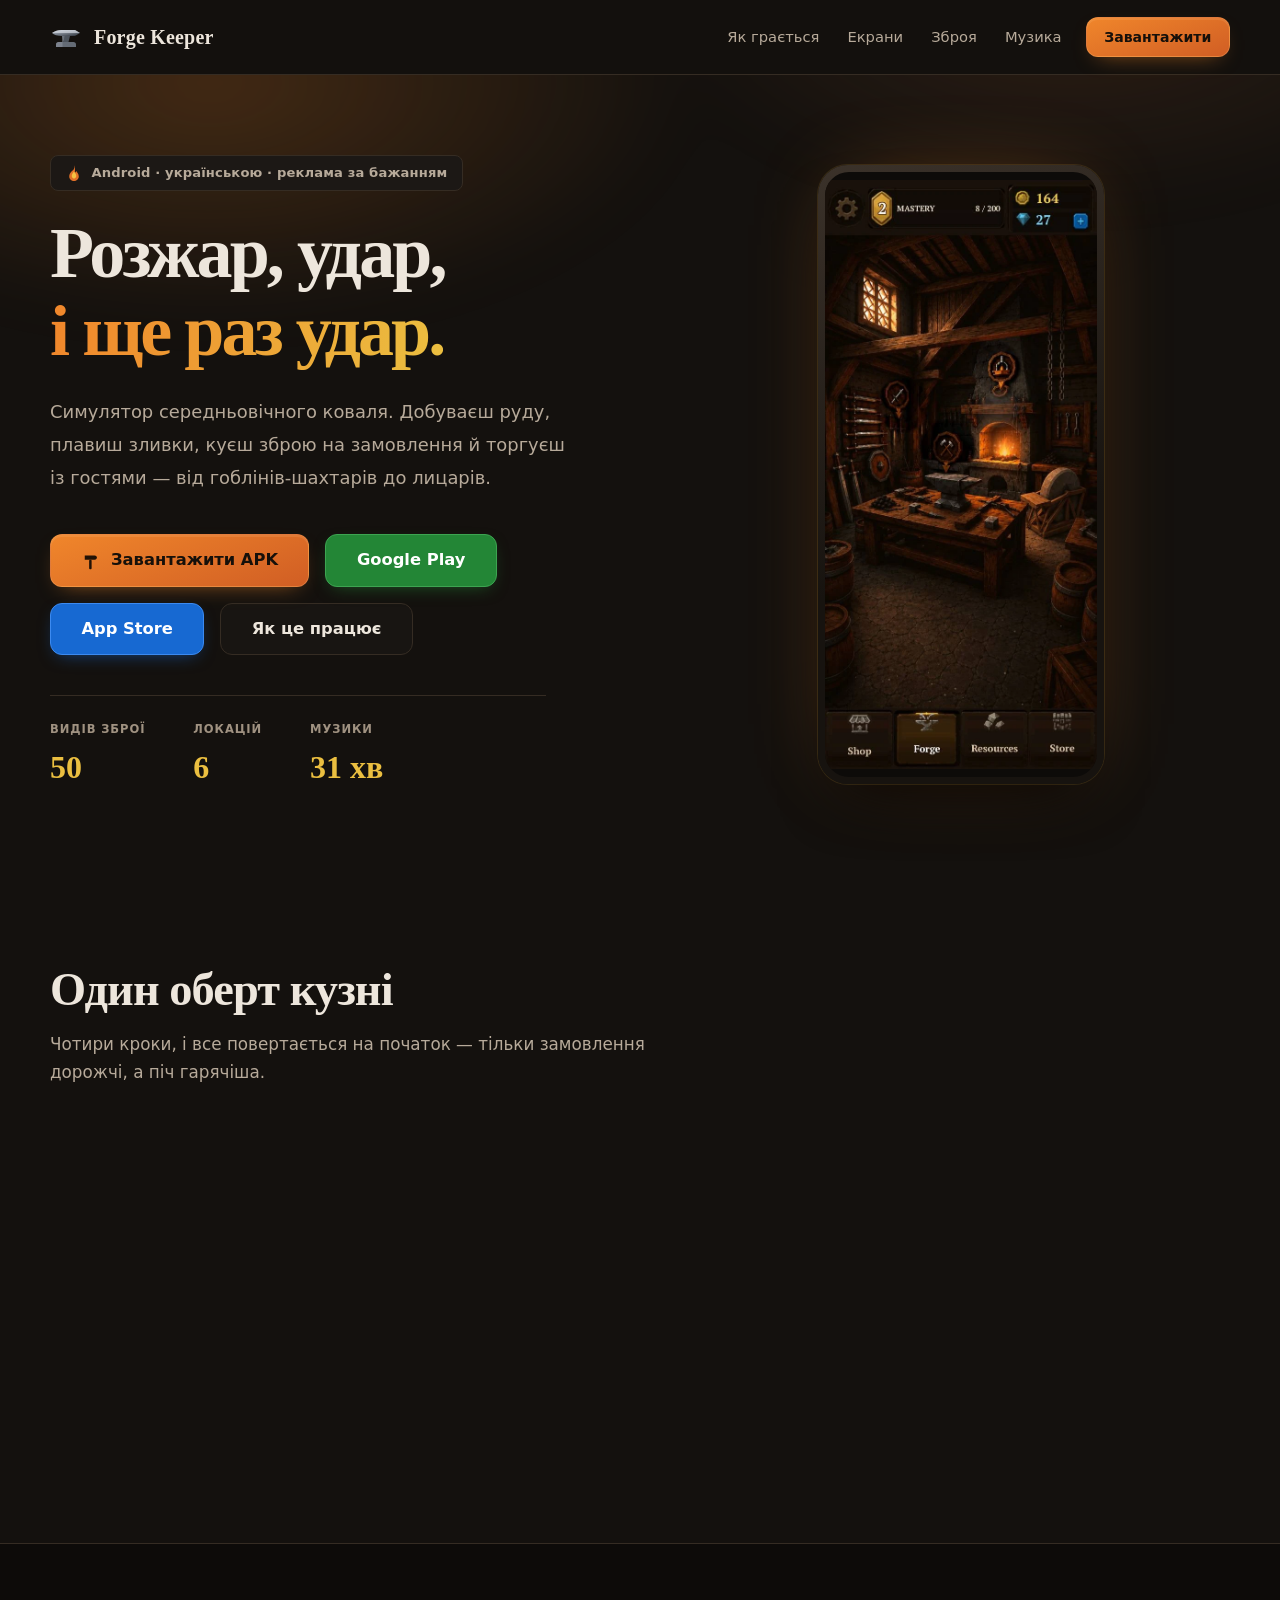
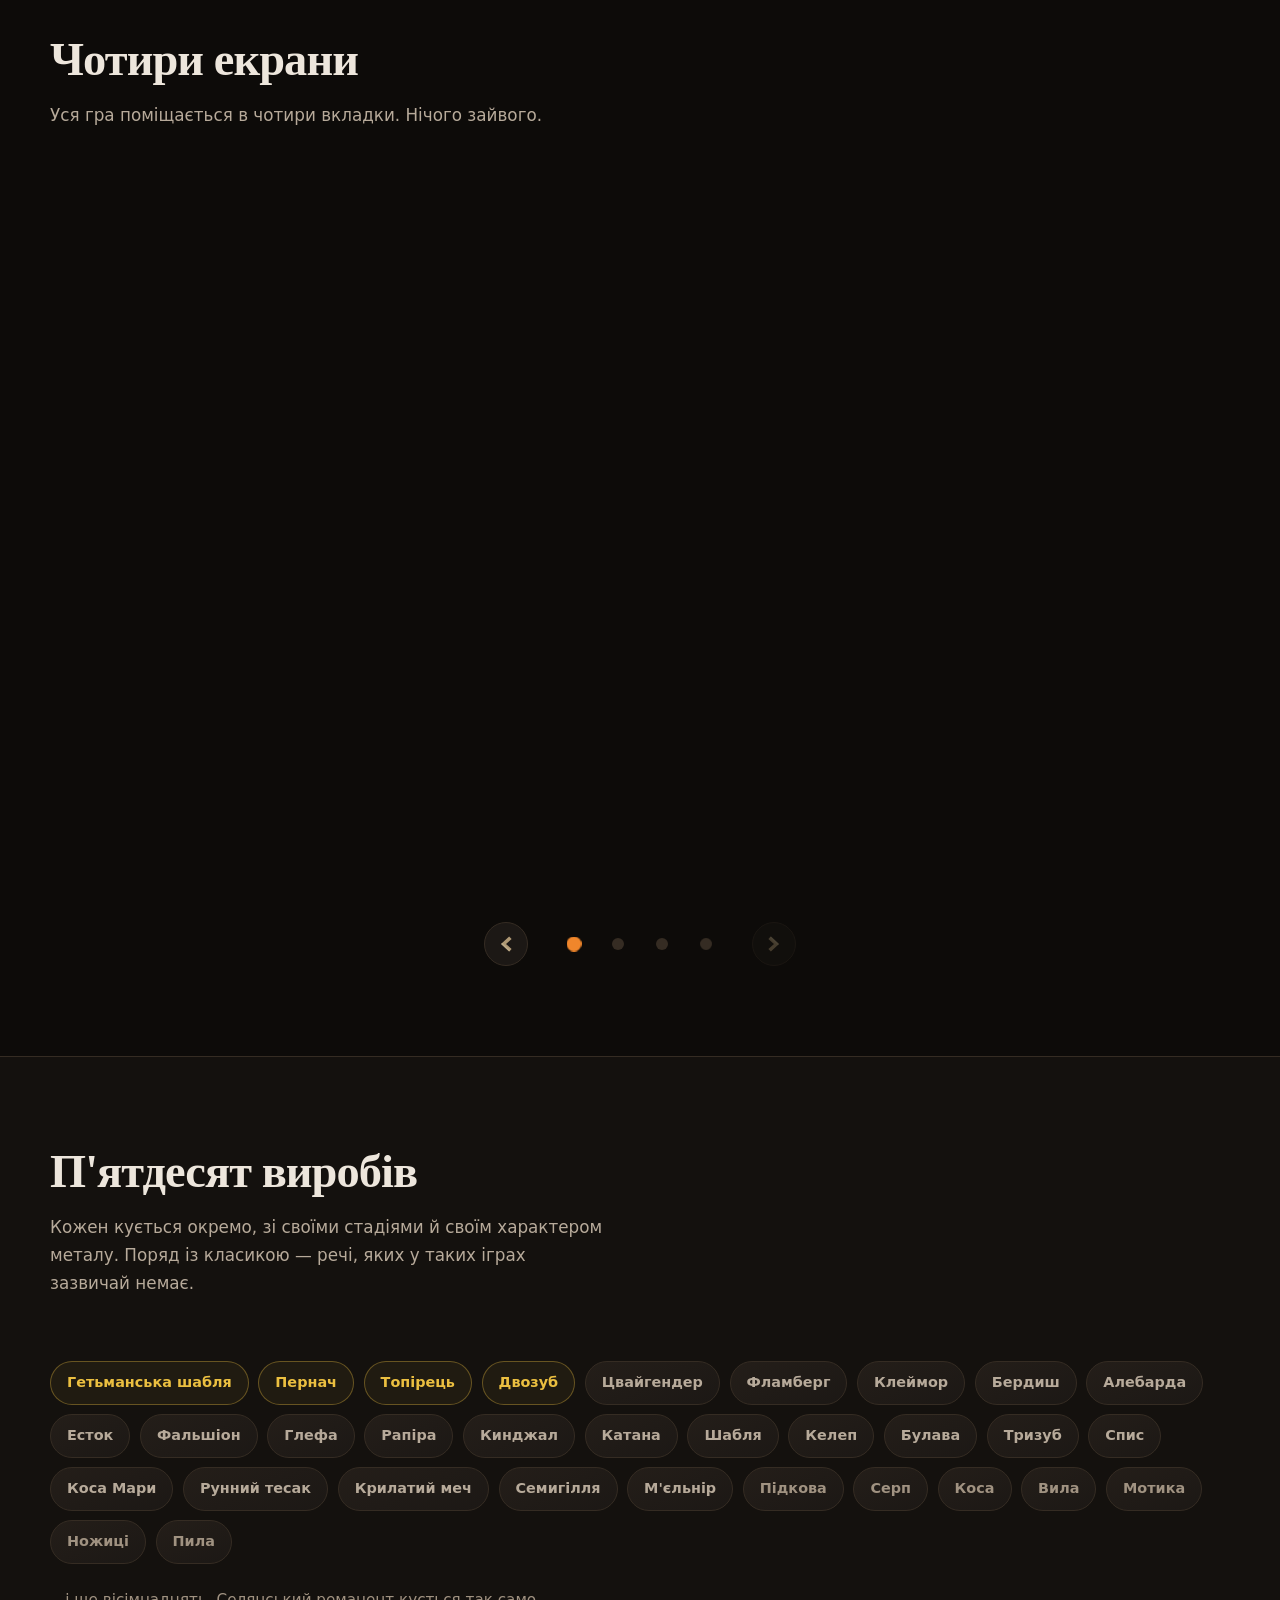
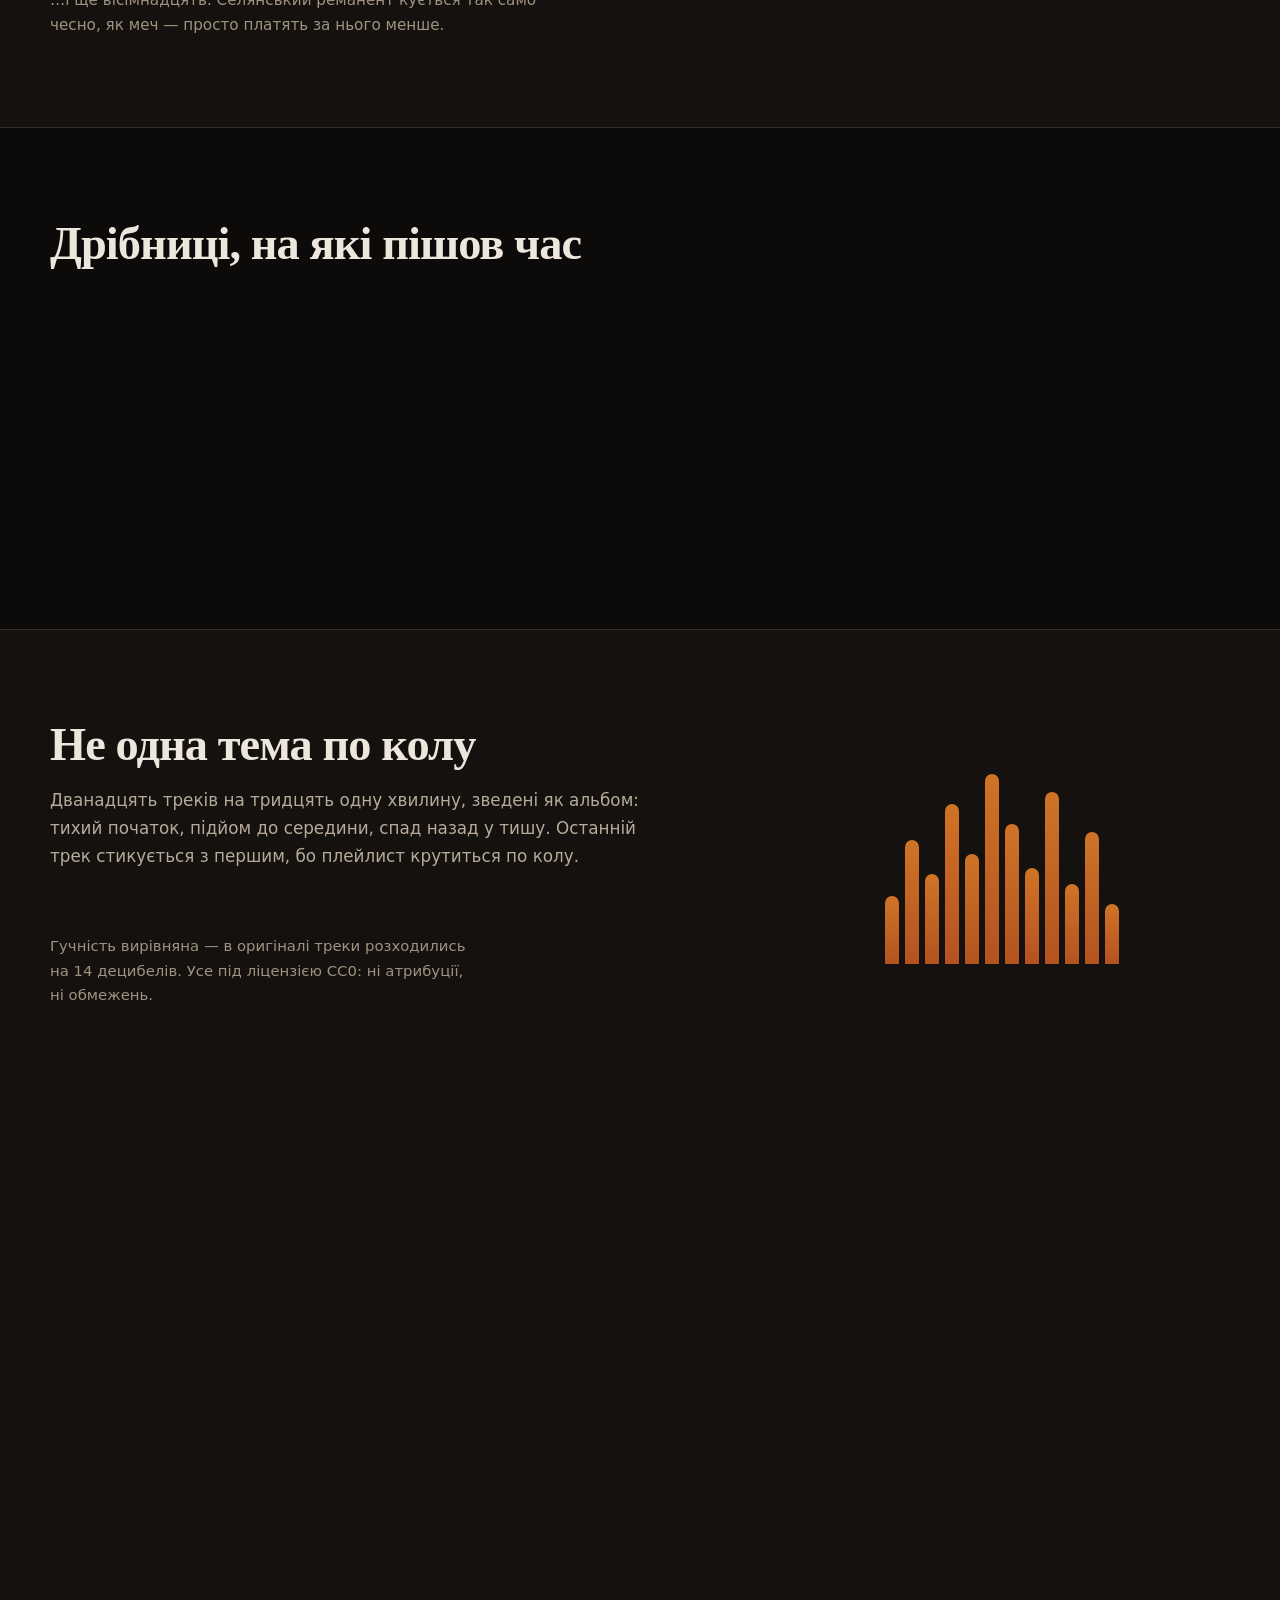
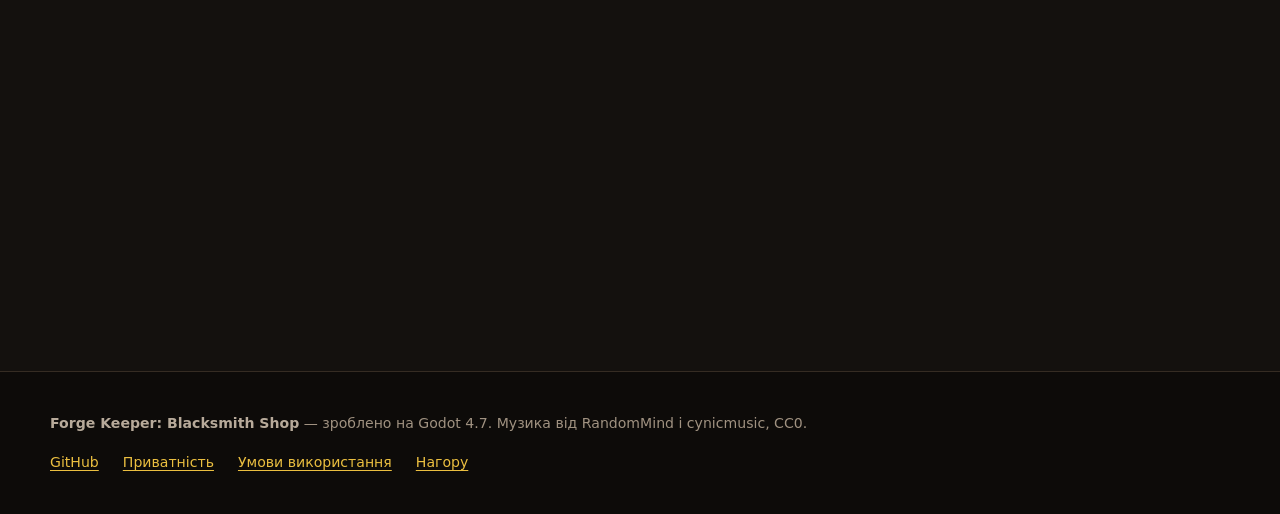
<file: index.html>
<!DOCTYPE html>
<html lang="uk">
<head>
<meta charset="utf-8">
<meta name="viewport" content="width=device-width, initial-scale=1, viewport-fit=cover">

<!-- Політика безпеки вмісту. Дублюється у _headers та .htaccess:
     мета-тег рятує, коли сайт відкривають з файлу або з хостингу
     без власних заголовків, а заголовок сервера має перевагу. -->
<meta http-equiv="Content-Security-Policy" content="
  default-src 'self';
  script-src 'self';
  style-src 'self' https://fonts.googleapis.com;
  font-src 'self' https://fonts.gstatic.com;
  img-src 'self' data:;
  connect-src 'self';
  form-action 'none';
  frame-ancestors 'none';
  base-uri 'none';
  object-src 'none'">
<meta name="referrer" content="strict-origin-when-cross-origin">

<title>Forge Keeper: Blacksmith Shop — симулятор середньовічного коваля</title>
<meta name="description" content="Добувай руду, плав зливки, куй зброю на замовлення й торгуй із гостями. 50 видів зброї, від кинджала до цвайгендера. Гра для Android.">
<meta name="theme-color" content="#14110E">

<meta property="og:type" content="website">
<meta property="og:title" content="Forge Keeper: Blacksmith Shop — симулятор середньовічного коваля">
<meta property="og:description" content="Руда, горно, ковадло. 50 видів зброї на замовлення — від кинджала до цвайгендера.">
<meta property="og:image" content="assets/shots/forge.webp">
<meta property="og:locale" content="uk_UA">
<meta name="twitter:card" content="summary_large_image">

<link rel="icon" href="assets/icons/anvil.svg" type="image/svg+xml">
<link rel="preconnect" href="https://fonts.googleapis.com">
<link rel="preconnect" href="https://fonts.gstatic.com" crossorigin>
<link rel="stylesheet" href="https://fonts.googleapis.com/css2?family=Manrope:wght@400;500;700;800&family=Playfair+Display:wght@700;900&display=swap">
<link rel="stylesheet" href="assets/css/styles.css">
</head>
<body>

<a class="skip-link" href="#main">Перейти до вмісту</a>

<header class="site-head" id="top">
  <div class="wrap head-inner">
    <a class="brand" href="#top">
      <img src="assets/icons/anvil.svg" alt="" width="32" height="32" aria-hidden="true">
      <span class="brand-name">Forge Keeper</span>
    </a>

    <nav class="head-nav" aria-label="Основне меню">
      <a href="#loop">Як грається</a>
      <a href="#shots">Екрани</a>
      <a href="#weapons">Зброя</a>
      <a href="#sound">Музика</a>
    </nav>

    <a class="btn btn-sm" href="#get">Завантажити</a>
  </div>
</header>

<main id="main">

  <!-- ── Герой ─────────────────────────────────────────────────── -->
  <section class="hero">
    <div class="hero-glow" aria-hidden="true"></div>
    <div class="wrap hero-inner">

      <div class="hero-copy">
        <p class="eyebrow">
          <img src="assets/icons/flame.svg" alt="" width="18" height="18" aria-hidden="true">
          Android · українською · реклама за бажанням
        </p>

        <h1>Розжар, удар,<br><span class="hot">і ще раз удар.</span></h1>

        <p class="lede">
          Симулятор середньовічного коваля. Добуваєш руду, плавиш зливки,
          куєш зброю на замовлення й торгуєш із гостями — від гоблінів-шахтарів
          до лицарів.
        </p>

        <div class="hero-cta">
          <a class="btn btn-lg" href="#get">
            <img src="assets/icons/hammer.svg" alt="" width="20" height="20" aria-hidden="true">
            Завантажити APK
          </a>
          <a class="btn btn-play btn-lg" href="https://play.google.com/store/apps/details?id=com.forgemaster.blacksmith" rel="noopener noreferrer">Google Play</a>
          <a class="btn btn-appstore btn-lg" href="https://apps.apple.com/app/id6814917139" rel="noopener noreferrer">App Store</a>
          <a class="btn btn-ghost btn-lg" href="#loop">Як це працює</a>
        </div>

        <dl class="hero-stats">
          <div><dt>Видів зброї</dt><dd>50</dd></div>
          <div><dt>Локацій</dt><dd>6</dd></div>
          <div><dt>Музики</dt><dd>31 хв</dd></div>
        </dl>
      </div>

      <div class="hero-device">
        <div class="phone">
          <div class="phone-screen">
            <img data-shot="forge" src="assets/shots/forge.webp" alt="Екран кузні: ковадло, горно та інструменти" width="360" height="800" loading="eager" decoding="async" fetchpriority="high">
          </div>
        </div>
      </div>

    </div>
  </section>

  <!-- ── Ігровий цикл ──────────────────────────────────────────── -->
  <section class="section" id="loop">
    <div class="wrap">
      <h2 class="sec-title">Один оберт кузні</h2>
      <p class="sec-lede">
        Чотири кроки, і все повертається на початок — тільки замовлення дорожчі,
        а піч гарячіша.
      </p>

      <ol class="loop">
        <li class="loop-step">
          <span class="loop-num" aria-hidden="true">1</span>
          <img src="assets/icons/pickaxe.svg" alt="" width="40" height="40" aria-hidden="true">
          <h3>Добудь руду</h3>
          <p>
            Старий кар'єр, Залізна шахта, Кристальна печера — шість локацій,
            і в кожній своя порода. Мідь, залізо, золото, алмаз.
          </p>
        </li>
        <li class="loop-step">
          <span class="loop-num" aria-hidden="true">2</span>
          <img src="assets/icons/furnace.svg" alt="" width="40" height="40" aria-hidden="true">
          <h3>Розплав у злиток</h3>
          <p>
            Мідний тігель тягне повільно, діамантовий — швидше. Далі відкривається
            оріхалк і аурит, які просто так не даються.
          </p>
        </li>
        <li class="loop-step">
          <span class="loop-num" aria-hidden="true">3</span>
          <img src="assets/icons/anvil.svg" alt="" width="40" height="40" aria-hidden="true">
          <h3>Викуй на ковадлі</h3>
          <p>
            Тут гра стає грою. Влучив по розпеченому — форма набирається,
            промазав — кромка йде наперекос. Оцінка від «Брак» до найкращої.
          </p>
        </li>
        <li class="loop-step">
          <span class="loop-num" aria-hidden="true">4</span>
          <img src="assets/icons/pouch.svg" alt="" width="40" height="40" aria-hidden="true">
          <h3>Здай і продай</h3>
          <p>
            Гість забирає замовлення, платить за якість. Решту виставляєш
            у крамницю — там ціну диктуєш уже ти.
          </p>
        </li>
      </ol>
    </div>
  </section>

  <!-- ── Скріншоти ─────────────────────────────────────────────── -->
  <section class="section section-alt" id="shots">
    <div class="wrap">
      <h2 class="sec-title">Чотири екрани</h2>
      <p class="sec-lede">Уся гра поміщається в чотири вкладки. Нічого зайвого.</p>

      <div class="shots" data-carousel>
        <div class="shots-viewport">
          <ul class="shots-track" data-track>

            <li class="shot" data-slide id="slide-res" role="group" aria-roledescription="слайд" aria-label="1 з 4: Ресурси">
              <div class="phone phone-sm">
                <div class="phone-screen">
                  <img data-shot="resources" src="assets/shots/resources.webp" alt="Екран ресурсів: карта копалень і лісів, видобування руди" width="360" height="800" loading="lazy" decoding="async">
                </div>
              </div>
              <div class="shot-cap">
                <h3>Ресурси</h3>
                <p>Локації, запаси, плавильня. І Джо, який кліпає й гмикає, коли його тицьнути.</p>
              </div>
            </li>

            <li class="shot" data-slide id="slide-forge" role="group" aria-roledescription="слайд" aria-label="2 з 4: Кузня">
              <div class="phone phone-sm">
                <div class="phone-screen">
                  <img data-shot="forge" src="assets/shots/forge.webp" alt="Екран кузні з ковадлом і запаленим горном" width="360" height="800" loading="lazy" decoding="async">
                </div>
              </div>
              <div class="shot-cap">
                <h3>Кузня</h3>
                <p>Горно, ковадло, молот. Тут заготовка стає виробом — або брухтом.</p>
              </div>
            </li>

            <li class="shot" data-slide id="slide-orders" role="group" aria-roledescription="слайд" aria-label="3 з 4: Продаж зброї">
              <div class="phone phone-sm">
                <div class="phone-screen">
                  <img data-shot="orders" src="assets/shots/orders.webp" alt="Екран продажу зброї та замовлень із виглядом на селище" width="360" height="800" loading="lazy" decoding="async">
                </div>
              </div>
              <div class="shot-cap">
                <h3>Продаж зброї</h3>
                <p>Приймай замовлення гостей і продавай викувану зброю. Якісна робота приносить більше золота.</p>
              </div>
            </li>

            <li class="shot" data-slide id="slide-shop" role="group" aria-roledescription="слайд" aria-label="4 з 4: Магазин">
              <div class="phone phone-sm">
                <div class="phone-screen">
                  <img data-shot="shop" src="assets/shots/shop.webp" alt="Магазин гобліна: щоденна нагорода, алмази й корисні товари" width="360" height="800" loading="lazy" decoding="async">
                </div>
              </div>
              <div class="shot-cap">
                <h3>Магазин</h3>
                <p>Щоденні нагороди, алмази та корисні товари. Гоблін-крамар завжди має що запропонувати.</p>
              </div>
            </li>

          </ul>
        </div>

        <div class="shots-ctrl">
          <button class="nav-btn" type="button" data-prev aria-label="Попередній екран">
            <img src="assets/icons/chevron.svg" alt="" width="20" height="20" aria-hidden="true" class="flip">
          </button>
          <div class="dots" role="tablist" aria-label="Вибір екрана" data-dots></div>
          <button class="nav-btn" type="button" data-next aria-label="Наступний екран">
            <img src="assets/icons/chevron.svg" alt="" width="20" height="20" aria-hidden="true">
          </button>
        </div>
      </div>
    </div>
  </section>

  <!-- ── Зброя ─────────────────────────────────────────────────── -->
  <section class="section" id="weapons">
    <div class="wrap">
      <h2 class="sec-title">П'ятдесят виробів</h2>
      <p class="sec-lede">
        Кожен кується окремо, зі своїми стадіями й своїм характером металу.
        Поряд із класикою — речі, яких у таких іграх зазвичай немає.
      </p>

      <ul class="weapons" data-weapons>
        <li class="w-tag w-rare">Гетьманська шабля</li>
        <li class="w-tag w-rare">Пернач</li>
        <li class="w-tag w-rare">Топірець</li>
        <li class="w-tag w-rare">Двозуб</li>
        <li class="w-tag">Цвайгендер</li>
        <li class="w-tag">Фламберг</li>
        <li class="w-tag">Клеймор</li>
        <li class="w-tag">Бердиш</li>
        <li class="w-tag">Алебарда</li>
        <li class="w-tag">Есток</li>
        <li class="w-tag">Фальшіон</li>
        <li class="w-tag">Глефа</li>
        <li class="w-tag">Рапіра</li>
        <li class="w-tag">Кинджал</li>
        <li class="w-tag">Катана</li>
        <li class="w-tag">Шабля</li>
        <li class="w-tag">Келеп</li>
        <li class="w-tag">Булава</li>
        <li class="w-tag">Тризуб</li>
        <li class="w-tag">Спис</li>
        <li class="w-tag">Коса Мари</li>
        <li class="w-tag">Рунний тесак</li>
        <li class="w-tag">Крилатий меч</li>
        <li class="w-tag">Семигілля</li>
        <li class="w-tag">М'єльнір</li>
        <li class="w-tag w-plain">Підкова</li>
        <li class="w-tag w-plain">Серп</li>
        <li class="w-tag w-plain">Коса</li>
        <li class="w-tag w-plain">Вила</li>
        <li class="w-tag w-plain">Мотика</li>
        <li class="w-tag w-plain">Ножиці</li>
        <li class="w-tag w-plain">Пила</li>
      </ul>

      <p class="weapons-note">
        …і ще вісімнадцять. Селянський реманент кується так само чесно, як меч —
        просто платять за нього менше.
      </p>
    </div>
  </section>

  <!-- ── Деталі ────────────────────────────────────────────────── -->
  <section class="section section-alt" id="detail">
    <div class="wrap">
      <h2 class="sec-title">Дрібниці, на які пішов час</h2>

      <div class="cards">
        <article class="card">
          <img src="assets/icons/gear.svg" alt="" width="36" height="36" aria-hidden="true">
          <h3>Кожне жало окремо</h3>
          <p>
            Зубці, кромка, заклепки — не одна текстура на всю зброю, а окремі
            етапи. Видно, куди сів молот.
          </p>
        </article>

        <article class="card">
          <img src="assets/icons/scroll.svg" alt="" width="36" height="36" aria-hidden="true">
          <h3>Гості з характером</h3>
          <p>
            Джо кліпає, позирає вбік і озивається на дотик. Захар із третього
            рівня приносить кота — і кіт лишається жити в кузні.
          </p>
        </article>

        <article class="card">
          <img src="assets/icons/ingot_gold.svg" alt="" width="36" height="36" aria-hidden="true">
          <h3>Метал, який треба відкрити</h3>
          <p>
            Мідь і залізо — з першого дня. Оріхалк і аурит доводиться
            заслужити разом із кращою піччю.
          </p>
        </article>

        <article class="card">
          <img src="assets/icons/trophy.svg" alt="" width="36" height="36" aria-hidden="true">
          <h3>Оцінка за роботу</h3>
          <p>
            Від «Браку» до найвищого ґатунку. Ціна множиться на якість,
            тож халтура б'є по гаманцю одразу.
          </p>
        </article>
      </div>
    </div>
  </section>

  <!-- ── Музика ────────────────────────────────────────────────── -->
  <section class="section" id="sound">
    <div class="wrap sound-inner">
      <div class="sound-copy">
        <h2 class="sec-title">Не одна тема по колу</h2>
        <p class="sec-lede">
          Дванадцять треків на тридцять одну хвилину, зведені як альбом:
          тихий початок, підйом до середини, спад назад у тишу. Останній трек
          стикується з першим, бо плейлист крутиться по колу.
        </p>
        <p class="sound-note">
          Гучність вирівняна — в оригіналі треки розходились на 14 децибелів.
          Усе під ліцензією CC0: ні атрибуції, ні обмежень.
        </p>
      </div>
      <div class="sound-viz" aria-hidden="true">
        <span></span><span></span><span></span><span></span><span></span>
        <span></span><span></span><span></span><span></span><span></span>
        <span></span><span></span>
      </div>
    </div>
  </section>

  <!-- ── Завантаження ──────────────────────────────────────────── -->
  <section class="section get" id="get">
    <div class="wrap get-inner">
      <img src="assets/icons/anvil.svg" alt="" width="56" height="56" aria-hidden="true">
      <h2>Кузня чекає</h2>
      <p>
        Основний ігровий процес працює без інтернету. У версії для Android
        є відеореклама з винагородою — лише за вашим бажанням.
        У грі є необов'язкові покупки; оплату проводить відповідний магазин.
        Докладніше — у політиці приватності та умовах використання.
      </p>

      <div class="get-cta">
        <a class="btn btn-lg" href="https://github.com/knurcompany/ForgeMaster/releases/latest" rel="noopener noreferrer">
          <img src="assets/icons/hammer.svg" alt="" width="20" height="20" aria-hidden="true">
          Завантажити APK
        </a>
        <a class="btn btn-play btn-lg" href="https://play.google.com/store/apps/details?id=com.forgemaster.blacksmith" rel="noopener noreferrer">Google Play</a>
        <a class="btn btn-appstore btn-lg" href="https://apps.apple.com/app/id6814917139" rel="noopener noreferrer">App Store</a>
        <a class="btn btn-ghost btn-lg" href="https://github.com/knurcompany/ForgeMaster" rel="noopener noreferrer">
          Вихідний код
        </a>
      </div>

      <p class="get-fine">
        APK ставиться повз Google Play, тож Android спитає дозвіл на
        встановлення з невідомого джерела — це нормально для збірок поза магазином.
      </p>
    </div>
  </section>

</main>

<footer class="site-foot">
  <div class="wrap foot-inner">
    <p>
      <strong>Forge Keeper: Blacksmith Shop</strong> — зроблено на Godot 4.7.
      Музика від RandomMind і cynicmusic, CC0.
    </p>
    <nav aria-label="Додаткові посилання">
      <a href="https://github.com/knurcompany/ForgeMaster" rel="noopener noreferrer">GitHub</a>
      <a href="privacy.html">Приватність</a>
      <a href="terms.html">Умови використання</a>
      <a href="#top">Нагору</a>
    </nav>
  </div>
</footer>

<script src="assets/js/app.js" defer></script>
</body>
</html>
</file>
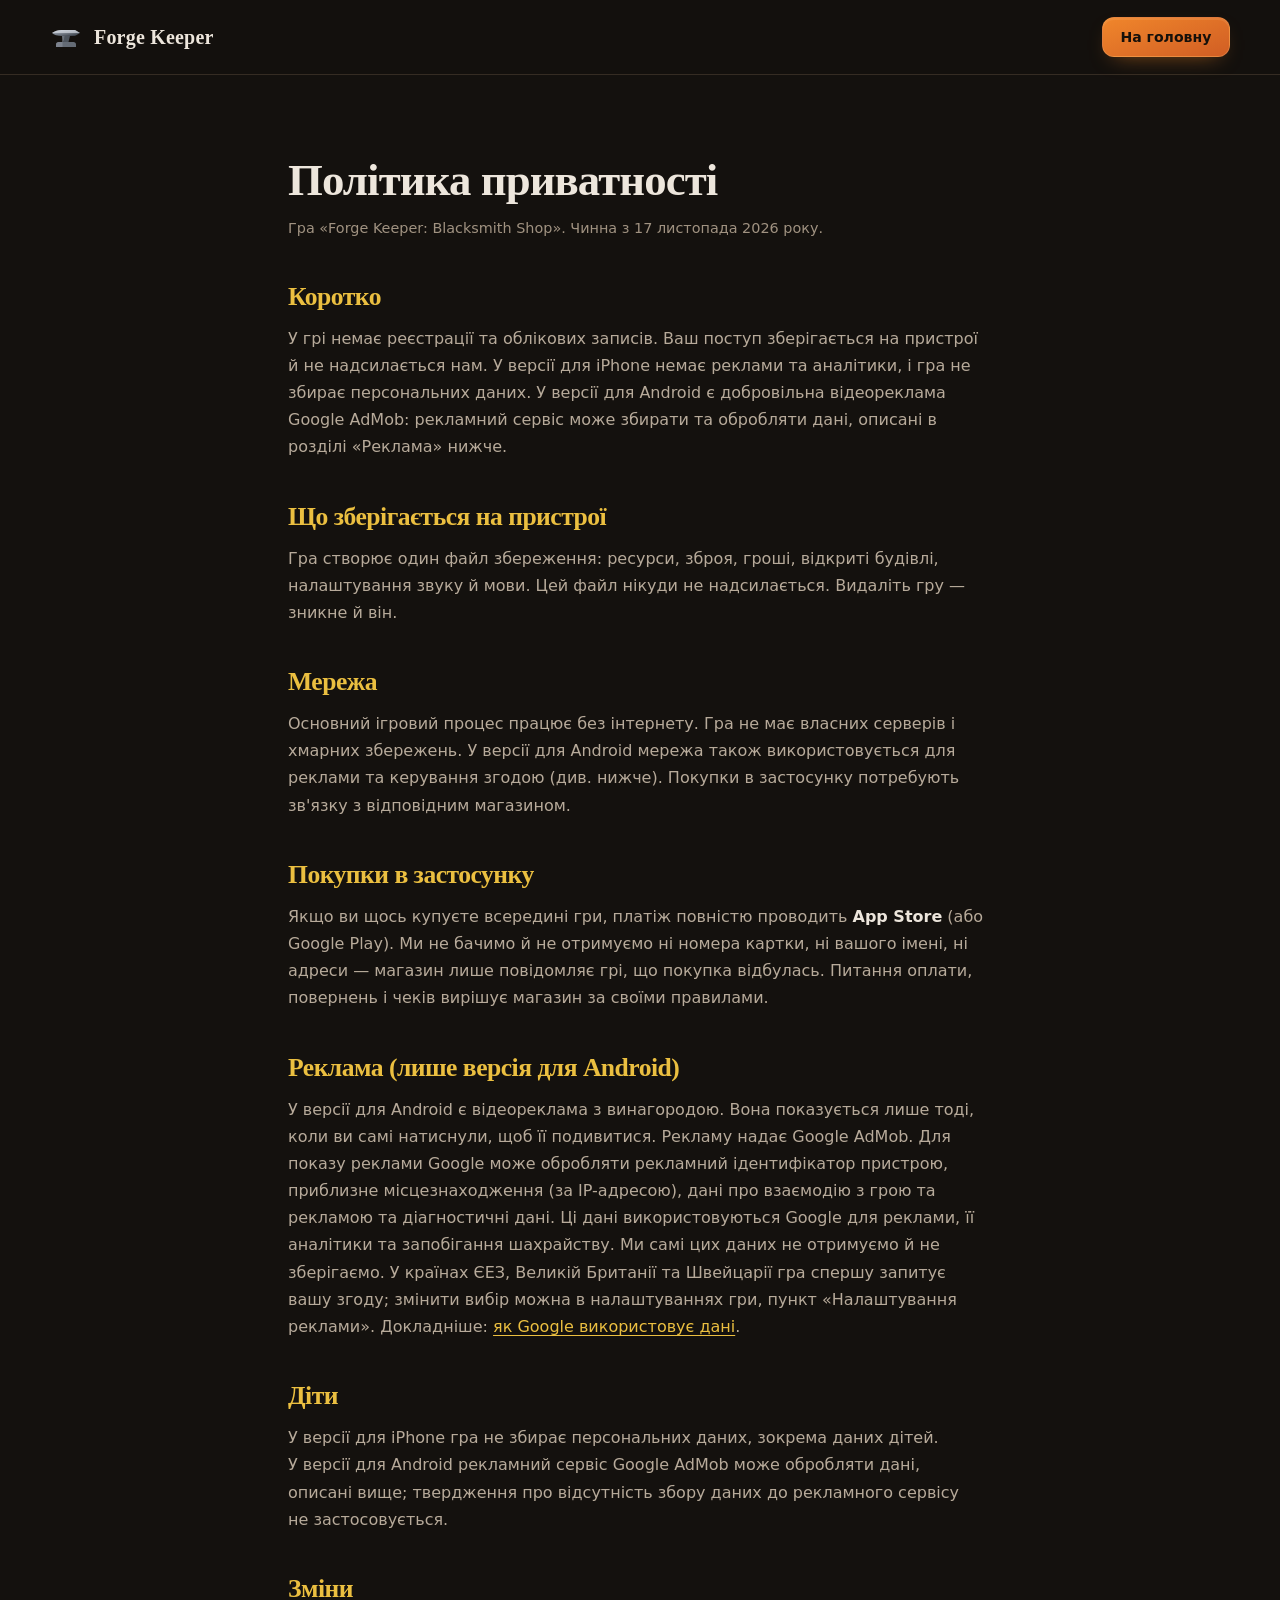
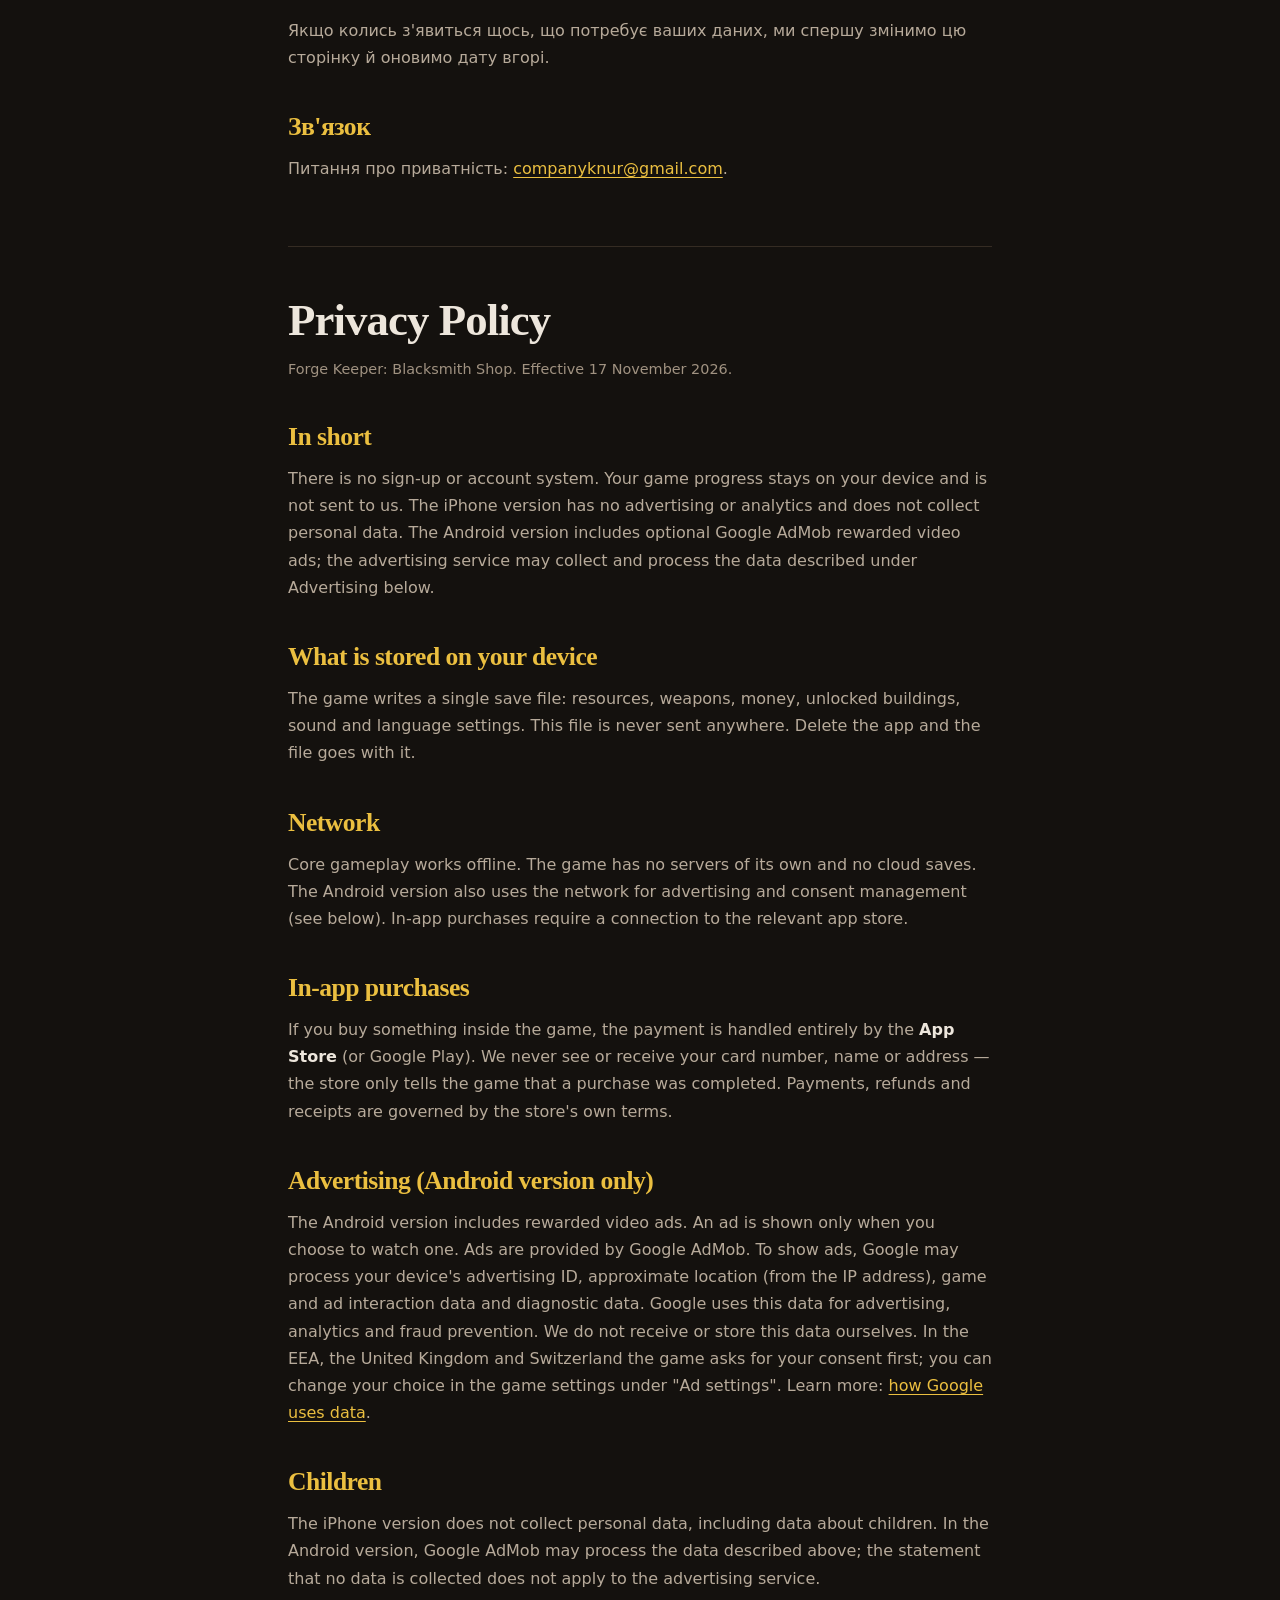
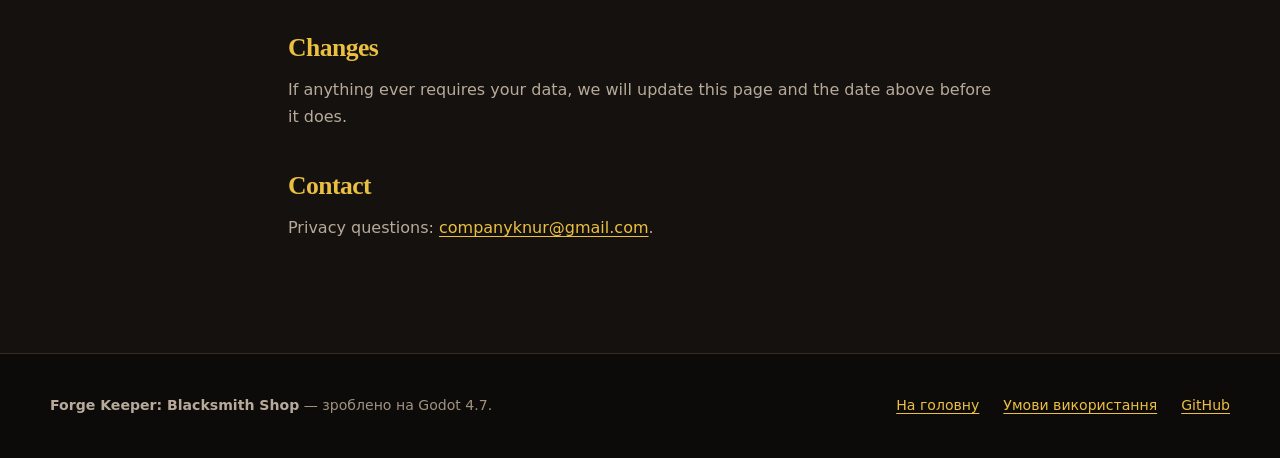
<file: privacy.html>
<!DOCTYPE html>
<html lang="uk">
<head>
<meta charset="utf-8">
<meta name="viewport" content="width=device-width, initial-scale=1, viewport-fit=cover">

<!-- Та сама політика безпеки вмісту, що й на головній (site/_headers). -->
<meta http-equiv="Content-Security-Policy" content="
  default-src 'self';
  script-src 'self';
  style-src 'self' https://fonts.googleapis.com;
  font-src 'self' https://fonts.gstatic.com;
  img-src 'self' data:;
  connect-src 'self';
  form-action 'none';
  frame-ancestors 'none';
  base-uri 'none';
  object-src 'none'">
<meta name="referrer" content="strict-origin-when-cross-origin">

<title>Політика приватності — Forge Keeper: Blacksmith Shop</title>
<meta name="description" content="Політика приватності Forge Keeper: Blacksmith Shop. Збереження на пристрої, покупки та реклама Google AdMob у версії для Android.">
<meta name="theme-color" content="#14110E">
<meta name="robots" content="index, follow">

<link rel="icon" href="assets/icons/anvil.svg" type="image/svg+xml">
<link rel="preconnect" href="https://fonts.googleapis.com">
<link rel="preconnect" href="https://fonts.gstatic.com" crossorigin>
<link rel="stylesheet" href="https://fonts.googleapis.com/css2?family=Manrope:wght@400;500;700;800&family=Playfair+Display:wght@700;900&display=swap">
<link rel="stylesheet" href="assets/css/styles.css">
<link rel="stylesheet" href="assets/css/legal.css">
</head>
<body>

<a class="skip-link" href="#main">Перейти до вмісту</a>

<header class="site-head" id="top">
  <div class="wrap head-inner">
    <a class="brand" href="index.html">
      <img src="assets/icons/anvil.svg" alt="" width="32" height="32" aria-hidden="true">
      <span class="brand-name">Forge Keeper</span>
    </a>

    <a class="btn btn-sm" href="index.html">На головну</a>
  </div>
</header>

<main id="main">
  <section class="section legal">
    <div class="wrap legal-inner">

      <h1>Політика приватності</h1>
      <p class="legal-date">Гра «Forge Keeper: Blacksmith Shop». Чинна з 17 листопада 2026 року.</p>

      <h2>Коротко</h2>
      <p>
        У грі немає реєстрації та облікових записів. Ваш поступ зберігається
        на пристрої й не надсилається нам. У версії для iPhone немає реклами
        та аналітики, і гра не збирає персональних даних. У версії для Android
        є добровільна відеореклама Google AdMob: рекламний сервіс може збирати
        та обробляти дані, описані в розділі «Реклама» нижче.
      </p>

      <h2>Що зберігається на пристрої</h2>
      <p>
        Гра створює один файл збереження: ресурси, зброя, гроші, відкриті
        будівлі, налаштування звуку й мови. Цей файл нікуди не надсилається.
        Видаліть гру — зникне й він.
      </p>

      <h2>Мережа</h2>
      <p>
        Основний ігровий процес працює без інтернету. Гра не має власних
        серверів і хмарних збережень. У версії для Android мережа також
        використовується для реклами та керування згодою (див. нижче).
        Покупки в застосунку потребують зв'язку з відповідним магазином.
      </p>

      <h2>Покупки в застосунку</h2>
      <p>
        Якщо ви щось купуєте всередині гри, платіж повністю проводить
        <strong>App Store</strong> (або Google Play). Ми не бачимо й не
        отримуємо ні номера картки, ні вашого імені, ні адреси — магазин лише
        повідомляє грі, що покупка відбулась. Питання оплати, повернень і
        чеків вирішує магазин за своїми правилами.
      </p>

      <h2>Реклама (лише версія для Android)</h2>
      <p>
        У версії для Android є відеореклама з винагородою. Вона показується лише тоді,
        коли ви самі натиснули, щоб її подивитися. Рекламу надає Google AdMob.
        Для показу реклами Google може обробляти рекламний ідентифікатор пристрою,
        приблизне місцезнаходження (за IP-адресою), дані про взаємодію з грою та рекламою
        та діагностичні дані. Ці дані використовуються Google для реклами, її аналітики
        та запобігання шахрайству. Ми самі цих даних не отримуємо й не зберігаємо.
        У країнах ЄЕЗ, Великій Британії та Швейцарії гра спершу запитує вашу згоду;
        змінити вибір можна в налаштуваннях гри, пункт «Налаштування реклами».
        Докладніше: <a href="https://policies.google.com/technologies/partner-sites">як Google використовує дані</a>.
      </p>

      <h2>Діти</h2>
      <p>
        У версії для iPhone гра не збирає персональних даних, зокрема даних
        дітей. У версії для Android рекламний сервіс Google AdMob може
        обробляти дані, описані вище; твердження про відсутність збору даних
        до рекламного сервісу не застосовується.
      </p>

      <h2>Зміни</h2>
      <p>
        Якщо колись з'явиться щось, що потребує ваших даних, ми спершу змінимо
        цю сторінку й оновимо дату вгорі.
      </p>

      <h2>Зв'язок</h2>
      <p>
        Питання про приватність: <a href="mailto:companyknur@gmail.com">companyknur@gmail.com</a>.
      </p>

      <hr class="legal-lang-break">

      <h1 lang="en">Privacy Policy</h1>
      <p class="legal-date" lang="en">Forge Keeper: Blacksmith Shop. Effective 17 November 2026.</p>

      <div lang="en">
        <h2>In short</h2>
        <p>
          There is no sign-up or account system. Your game progress stays on
          your device and is not sent to us. The iPhone version has no advertising
          or analytics and does not collect personal data. The Android version
          includes optional Google AdMob rewarded video ads; the advertising
          service may collect and process the data described under Advertising below.
      </p>

        <h2>What is stored on your device</h2>
        <p>
          The game writes a single save file: resources, weapons, money,
          unlocked buildings, sound and language settings. This file is never
          sent anywhere. Delete the app and the file goes with it.
        </p>

        <h2>Network</h2>
        <p>
          Core gameplay works offline. The game has no servers of its own
          and no cloud saves. The Android version also uses the network for
          advertising and consent management (see below). In-app purchases
          require a connection to the relevant app store.
      </p>

        <h2>In-app purchases</h2>
        <p>
          If you buy something inside the game, the payment is handled entirely
          by the <strong>App Store</strong> (or Google Play). We never see or
          receive your card number, name or address — the store only tells the
          game that a purchase was completed. Payments, refunds and receipts are
          governed by the store's own terms.
        </p>

        <h2>Advertising (Android version only)</h2>
        <p>
          The Android version includes rewarded video ads. An ad is shown only when you
          choose to watch one. Ads are provided by Google AdMob. To show ads, Google may
          process your device's advertising ID, approximate location (from the IP address),
          game and ad interaction data and diagnostic data. Google uses this data for
          advertising, analytics and fraud prevention. We do not receive or store this data ourselves.
          In the EEA, the United Kingdom and Switzerland the game asks for your consent first;
          you can change your choice in the game settings under "Ad settings".
          Learn more: <a href="https://policies.google.com/technologies/partner-sites">how Google uses data</a>.
        </p>

        <h2>Children</h2>
        <p>
          The iPhone version does not collect personal data, including data
          about children. In the Android version, Google AdMob may process the
          data described above; the statement that no data is collected does
          not apply to the advertising service.
      </p>

        <h2>Changes</h2>
        <p>
          If anything ever requires your data, we will update this page and the
          date above before it does.
        </p>

        <h2>Contact</h2>
        <p>
          Privacy questions: <a href="mailto:companyknur@gmail.com">companyknur@gmail.com</a>.
        </p>
      </div>

    </div>
  </section>
</main>

<footer class="site-foot">
  <div class="wrap foot-inner">
    <p>
      <strong>Forge Keeper: Blacksmith Shop</strong> — зроблено на Godot 4.7.
    </p>
    <nav aria-label="Додаткові посилання">
      <a href="index.html">На головну</a>
      <a href="terms.html">Умови використання</a>
      <a href="https://github.com/knurcompany/ForgeMaster" rel="noopener noreferrer">GitHub</a>
    </nav>
  </div>
</footer>

</body>
</html>
</file>
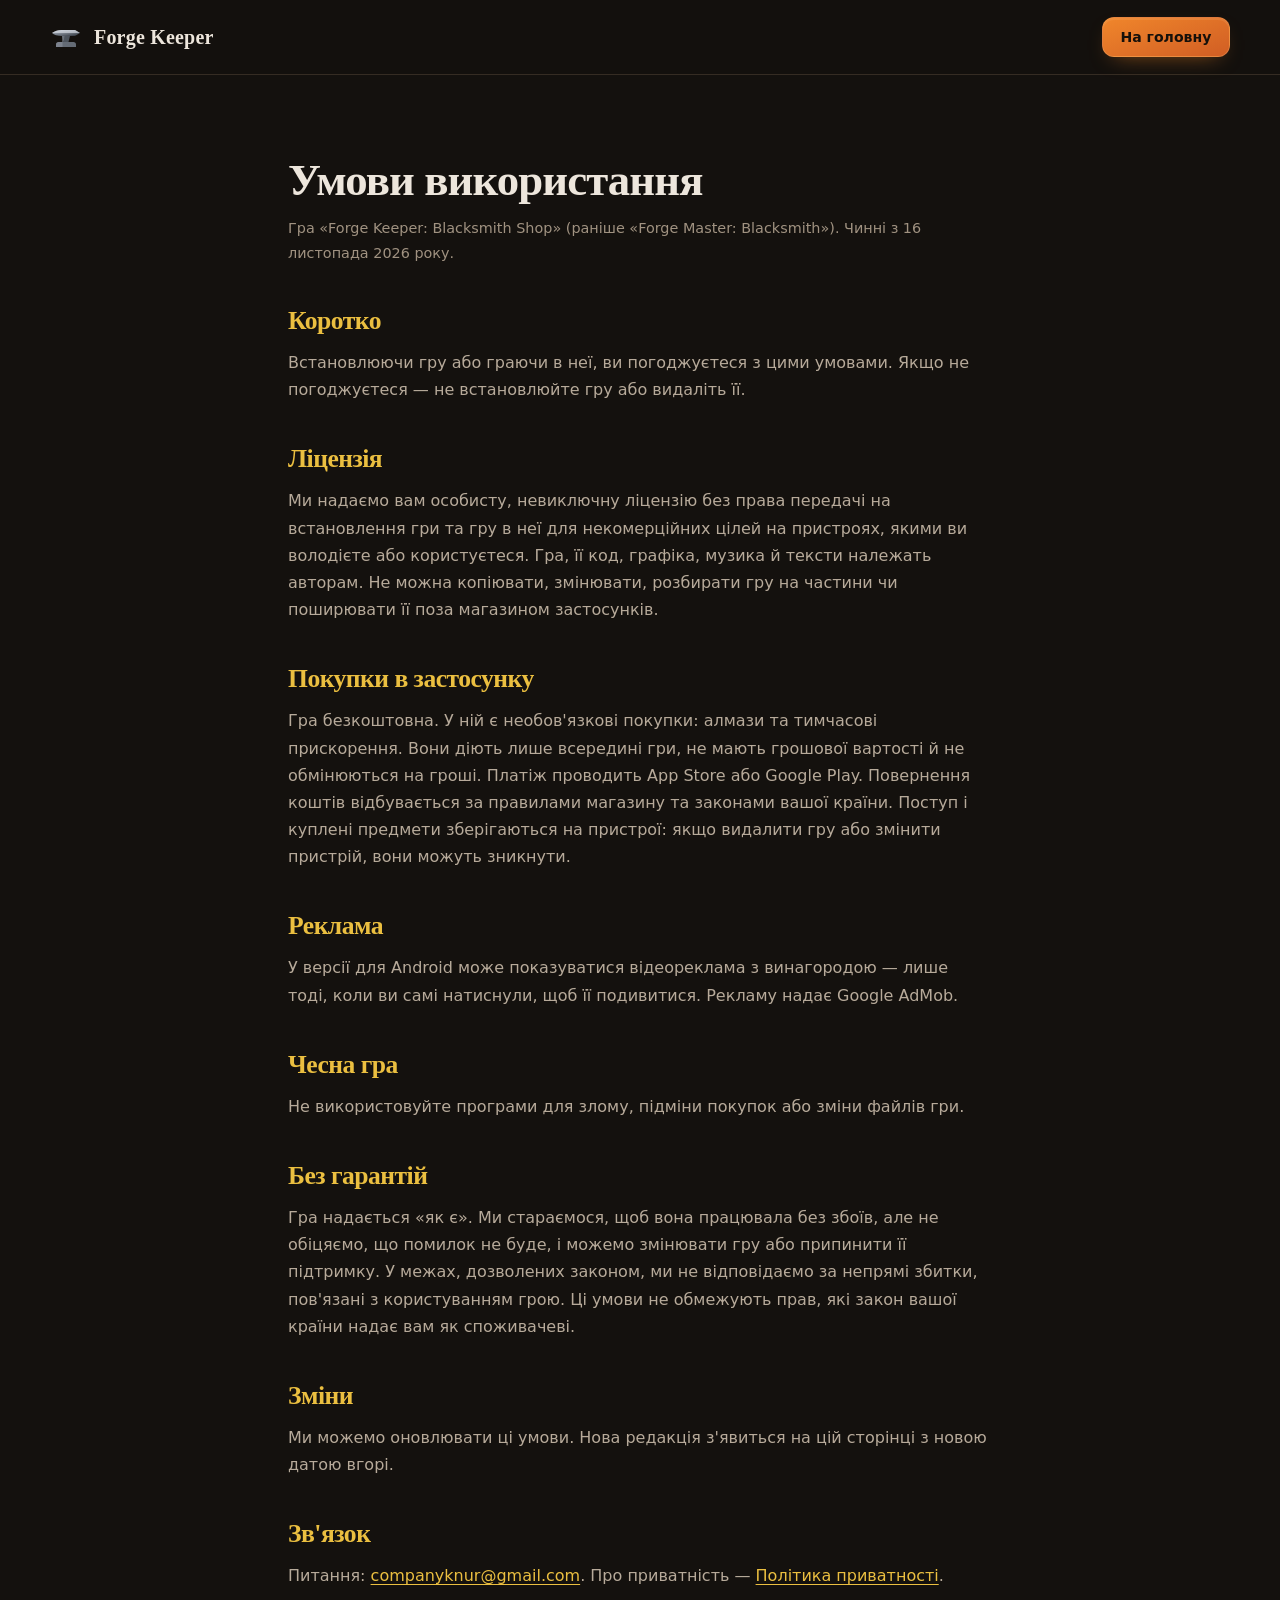
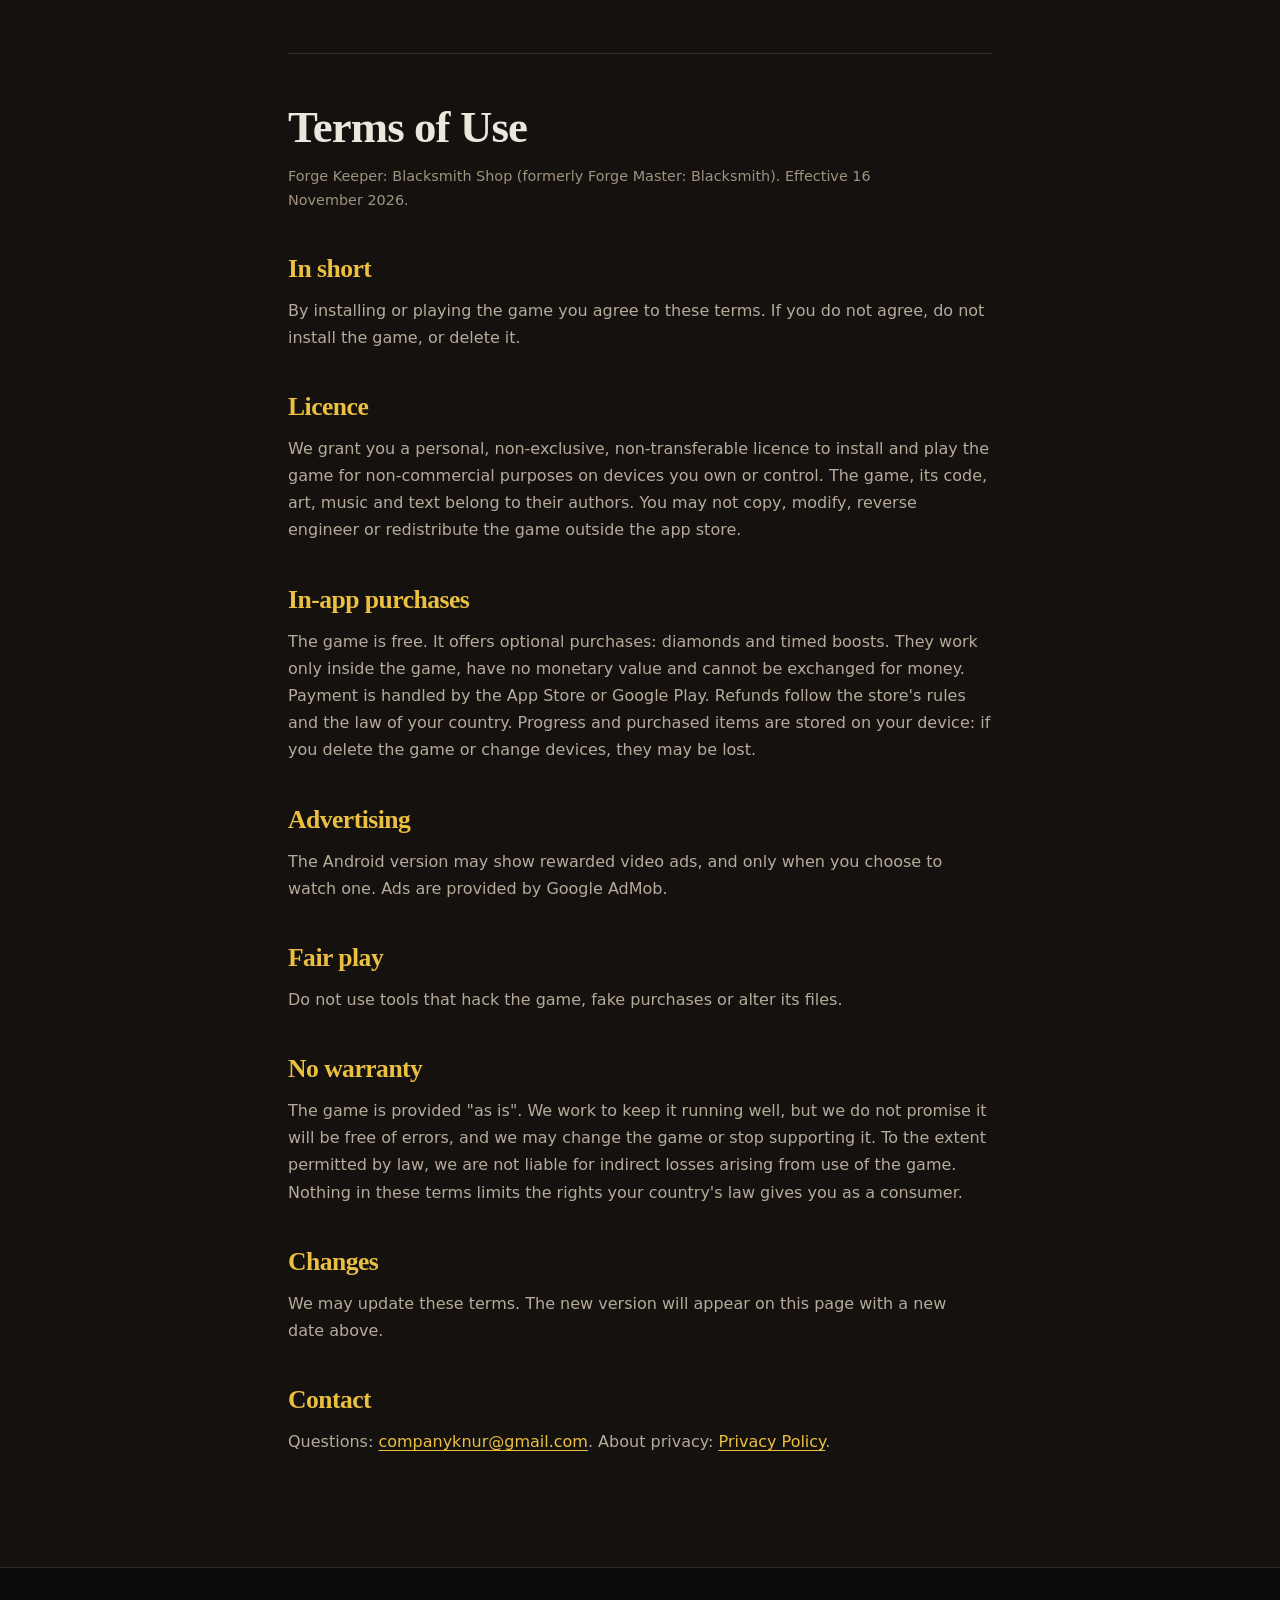
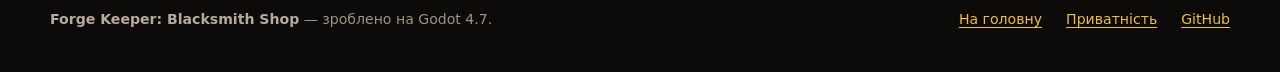
<file: terms.html>
<!DOCTYPE html>
<html lang="uk">
<head>
<meta charset="utf-8">
<meta name="viewport" content="width=device-width, initial-scale=1, viewport-fit=cover">

<!-- Та сама політика безпеки вмісту, що й на головній (site/_headers). -->
<meta http-equiv="Content-Security-Policy" content="
  default-src 'self';
  script-src 'self';
  style-src 'self' https://fonts.googleapis.com;
  font-src 'self' https://fonts.gstatic.com;
  img-src 'self' data:;
  connect-src 'self';
  form-action 'none';
  frame-ancestors 'none';
  base-uri 'none';
  object-src 'none'">
<meta name="referrer" content="strict-origin-when-cross-origin">

<title>Умови використання — Forge Keeper: Blacksmith Shop</title>
<meta name="description" content="Умови використання гри Forge Keeper: Blacksmith Shop. Terms of Use.">
<meta name="theme-color" content="#14110E">
<meta name="robots" content="index, follow">

<link rel="icon" href="assets/icons/anvil.svg" type="image/svg+xml">
<link rel="preconnect" href="https://fonts.googleapis.com">
<link rel="preconnect" href="https://fonts.gstatic.com" crossorigin>
<link rel="stylesheet" href="https://fonts.googleapis.com/css2?family=Manrope:wght@400;500;700;800&family=Playfair+Display:wght@700;900&display=swap">
<link rel="stylesheet" href="assets/css/styles.css">
<link rel="stylesheet" href="assets/css/legal.css">
</head>
<body>

<a class="skip-link" href="#main">Перейти до вмісту</a>

<header class="site-head" id="top">
  <div class="wrap head-inner">
    <a class="brand" href="index.html">
      <img src="assets/icons/anvil.svg" alt="" width="32" height="32" aria-hidden="true">
      <span class="brand-name">Forge Keeper</span>
    </a>

    <a class="btn btn-sm" href="index.html">На головну</a>
  </div>
</header>

<main id="main">
  <section class="section legal">
    <div class="wrap legal-inner">

      <h1>Умови використання</h1>
      <p class="legal-date">Гра «Forge Keeper: Blacksmith Shop» (раніше «Forge Master: Blacksmith»). Чинні з 16 листопада 2026 року.</p>

      <h2>Коротко</h2>
      <p>
        Встановлюючи гру або граючи в неї, ви погоджуєтеся з цими умовами.
        Якщо не погоджуєтеся — не встановлюйте гру або видаліть її.
      </p>

      <h2>Ліцензія</h2>
      <p>
        Ми надаємо вам особисту, невиключну ліцензію без права передачі на
        встановлення гри та гру в неї для некомерційних цілей на пристроях,
        якими ви володієте або користуєтеся. Гра, її код, графіка, музика й
        тексти належать авторам. Не можна копіювати, змінювати, розбирати гру
        на частини чи поширювати її поза магазином застосунків.
      </p>

      <h2>Покупки в застосунку</h2>
      <p>
        Гра безкоштовна. У ній є необов'язкові покупки: алмази та тимчасові
        прискорення. Вони діють лише всередині гри, не мають грошової вартості
        й не обмінюються на гроші. Платіж проводить App Store або Google Play.
        Повернення коштів відбувається за правилами магазину та законами вашої
        країни. Поступ і куплені предмети зберігаються на пристрої: якщо
        видалити гру або змінити пристрій, вони можуть зникнути.
      </p>

      <h2>Реклама</h2>
      <p>
        У версії для Android може показуватися відеореклама з винагородою —
        лише тоді, коли ви самі натиснули, щоб її подивитися. Рекламу надає
        Google AdMob.
      </p>

      <h2>Чесна гра</h2>
      <p>
        Не використовуйте програми для злому, підміни покупок або зміни файлів
        гри.
      </p>

      <h2>Без гарантій</h2>
      <p>
        Гра надається «як є». Ми стараємося, щоб вона працювала без збоїв, але
        не обіцяємо, що помилок не буде, і можемо змінювати гру або припинити
        її підтримку. У межах, дозволених законом, ми не відповідаємо за
        непрямі збитки, пов'язані з користуванням грою. Ці умови не обмежують
        прав, які закон вашої країни надає вам як споживачеві.
      </p>

      <h2>Зміни</h2>
      <p>
        Ми можемо оновлювати ці умови. Нова редакція з'явиться на цій сторінці
        з новою датою вгорі.
      </p>

      <h2>Зв'язок</h2>
      <p>
        Питання: <a href="mailto:companyknur@gmail.com">companyknur@gmail.com</a>.
        Про приватність — <a href="privacy.html">Політика приватності</a>.
      </p>

      <hr class="legal-lang-break">

      <h1 lang="en">Terms of Use</h1>
      <p class="legal-date" lang="en">Forge Keeper: Blacksmith Shop (formerly Forge Master: Blacksmith). Effective 16 November 2026.</p>

      <div lang="en">
        <h2>In short</h2>
        <p>
          By installing or playing the game you agree to these terms. If you do
          not agree, do not install the game, or delete it.
        </p>

        <h2>Licence</h2>
        <p>
          We grant you a personal, non-exclusive, non-transferable licence to
          install and play the game for non-commercial purposes on devices you
          own or control. The game, its code, art, music and text belong to
          their authors. You may not copy, modify, reverse engineer or
          redistribute the game outside the app store.
        </p>

        <h2>In-app purchases</h2>
        <p>
          The game is free. It offers optional purchases: diamonds and timed
          boosts. They work only inside the game, have no monetary value and
          cannot be exchanged for money. Payment is handled by the App Store or
          Google Play. Refunds follow the store's rules and the law of your
          country. Progress and purchased items are stored on your device: if
          you delete the game or change devices, they may be lost.
        </p>

        <h2>Advertising</h2>
        <p>
          The Android version may show rewarded video ads, and only when you
          choose to watch one. Ads are provided by Google AdMob.
        </p>

        <h2>Fair play</h2>
        <p>
          Do not use tools that hack the game, fake purchases or alter its
          files.
        </p>

        <h2>No warranty</h2>
        <p>
          The game is provided "as is". We work to keep it running well, but we
          do not promise it will be free of errors, and we may change the game
          or stop supporting it. To the extent permitted by law, we are not
          liable for indirect losses arising from use of the game. Nothing in
          these terms limits the rights your country's law gives you as a
          consumer.
        </p>

        <h2>Changes</h2>
        <p>
          We may update these terms. The new version will appear on this page
          with a new date above.
        </p>

        <h2>Contact</h2>
        <p>
          Questions: <a href="mailto:companyknur@gmail.com">companyknur@gmail.com</a>.
          About privacy: <a href="privacy.html">Privacy Policy</a>.
        </p>
      </div>

    </div>
  </section>
</main>

<footer class="site-foot">
  <div class="wrap foot-inner">
    <p>
      <strong>Forge Keeper: Blacksmith Shop</strong> — зроблено на Godot 4.7.
    </p>
    <nav aria-label="Додаткові посилання">
      <a href="index.html">На головну</a>
      <a href="privacy.html">Приватність</a>
      <a href="https://github.com/knurcompany/ForgeMaster" rel="noopener noreferrer">GitHub</a>
    </nav>
  </div>
</footer>

</body>
</html>
</file>
<file: assets/css/styles.css>
/* ============================================================
   ForgeMaster — стилі промо-сторінки

   Палітра не вигадана: кольори взято з project/scripts/GameData.gd,
   де вони записані як Color(r, g, b) для руд і зливків. Тому сайт
   і гра світяться однаково.

   Сторінка навмисно тільки темна. Гра — про вугілля й розжарений
   метал; світла тема тут була б чужою, а не «доступнішою».
   ============================================================ */

:root {
  /* — метали з гри — */
  --copper:    #CC7340;  /* мідна руда      Color(0.80, 0.45, 0.25) */
  --iron:      #A6ABB3;  /* залізна руда    Color(0.65, 0.67, 0.70) */
  --gold:      #EBBF40;  /* золота руда     Color(0.92, 0.75, 0.25) */
  --diamond:   #8CD9F2;  /* алмаз           Color(0.55, 0.85, 0.95) */
  --aurite:    #E0943D;  /* ауритовий злиток Color(0.88, 0.58, 0.24) */

  /* — поверхні — */
  --bg:        #14110E;
  --bg-deep:   #0D0B09;
  --surface:   #1C1815;
  --surface-2: #241E19;
  --border:    #352C23;

  /* — текст — */
  --fg:        #EDE6DC;
  --fg-muted:  #B7AA9A;
  --fg-dim:    #A09281;

  /* — дія — */
  --hot:       #F0862B;
  /* Темний край градієнта кнопки. Спершу тут було #C4521B — гарніше,
     але текст на ньому давав 4.11:1 при нормі 4.5. Освітлено рівно
     настільки, щоб пройти AA (4.80:1), і не більше. */
  --hot-deep:  #D15E24;
  --on-hot:    #16100A;
  --ring:      var(--gold);

  /* — шрифти — */
  --font-head: 'Playfair Display', Georgia, 'Times New Roman', serif;
  --font-body: 'Manrope', system-ui, -apple-system, 'Segoe UI', sans-serif;

  /* — простір (spacious: лендінг, не дашборд) — */
  --s-1: 0.5rem;
  --s-2: 1rem;
  --s-3: 1.5rem;
  --s-4: 2.5rem;
  --s-5: 4rem;
  --s-6: 6rem;

  --radius:    12px;
  --radius-lg: 18px;
  --wrap:      1180px;

  color-scheme: dark;
}

/* ── База ──────────────────────────────────────────────────── */

*, *::before, *::after { box-sizing: border-box; }

html {
  scroll-behavior: smooth;
  -webkit-text-size-adjust: 100%;
}

body {
  margin: 0;
  background: var(--bg);
  color: var(--fg);
  font: 400 1rem/1.65 var(--font-body);
  overflow-x: hidden;           /* сторінка ніколи не їде вбік */
  -webkit-font-smoothing: antialiased;
}

img { max-width: 100%; height: auto; display: block; }

h1, h2, h3 {
  font-family: var(--font-head);
  font-weight: 900;
  line-height: 1.12;
  letter-spacing: -0.02em;
  margin: 0;
  text-wrap: balance;           /* без сиротинських рядків у заголовках */
}

p { margin: 0; text-wrap: pretty; }

a { color: var(--gold); text-decoration-thickness: 1px; text-underline-offset: 3px; }
a:hover { color: var(--aurite); }

ul, ol, dl, dd { margin: 0; padding: 0; }
li { list-style: none; }

.wrap {
  width: min(100% - 2.5rem, var(--wrap));
  margin-inline: auto;
}

/* Фокус видно завжди — прибирати обведення не можна */
:focus-visible {
  outline: 3px solid var(--ring);
  outline-offset: 3px;
  border-radius: 4px;
}

.skip-link {
  position: absolute;
  left: -9999px;
  top: 0;
  z-index: 100;
  padding: var(--s-2) var(--s-3);
  background: var(--gold);
  color: var(--bg-deep);
  font-weight: 700;
  border-radius: 0 0 var(--radius) 0;
}
.skip-link:focus { left: 0; }

/* ── Кнопки ────────────────────────────────────────────────── */

.btn {
  --btn-bg: linear-gradient(160deg, var(--hot), var(--hot-deep));
  display: inline-flex;
  align-items: center;
  justify-content: center;
  gap: 0.6rem;
  min-height: 44px;             /* дотик: не менше 44×44 */
  padding: 0.75rem 1.4rem;
  border: 1px solid rgba(255, 203, 145, 0.22);
  border-radius: var(--radius);
  background: var(--btn-bg);
  color: var(--on-hot);
  font: 700 0.95rem/1 var(--font-body);
  text-decoration: none;
  cursor: pointer;
  transition: transform 180ms ease, box-shadow 180ms ease, filter 180ms ease;
  box-shadow: 0 2px 0 rgba(255, 215, 167, 0.12) inset,
    0 8px 22px -12px rgba(240, 134, 43, 0.7);
}
.btn:hover {
  color: var(--on-hot);
  transform: translateY(-2px);
  filter: brightness(1.08);
  box-shadow: 0 12px 26px -10px rgba(240, 134, 43, 0.85);
}
.btn:active { transform: translateY(0); }

.btn img { filter: brightness(0) saturate(100%); opacity: 0.85; }

.btn-lg { min-height: 52px; padding: 0.95rem 1.9rem; font-size: 1.02rem; }
.btn-sm { min-height: 40px; padding: 0.6rem 1.1rem; font-size: 0.88rem; }

.btn-ghost {
  background: rgba(255, 255, 255, 0.015);
  border: 1px solid var(--border);
  color: var(--fg);
  box-shadow: none;
}
.btn-ghost:hover {
  color: var(--fg);
  background: var(--surface);
  border-color: var(--copper);
  filter: none;
  /* Обов'язково: .btn:hover має вищу вагу за .btn-ghost, тож без
     цього рядка під прозорою кнопкою при наведенні спалахувала
     помаранчева тінь від суцільної. */
  box-shadow: none;
}

/* Store button: keep white text readable on green in both states. */
.btn-play {
  background: #238636;
  border-color: #3DA451;
  color: #FFFFFF;
  box-shadow: 0 6px 18px -8px rgba(35, 134, 54, 0.7);
}
.btn-play:hover {
  background: #1D7530;
  border-color: #52B96A;
  color: #FFFFFF;
  filter: none;
  box-shadow: 0 10px 24px -10px rgba(35, 134, 54, 0.8);
}

.btn-appstore {
  background: #1769D2;
  border-color: #3C8AF0;
  color: #FFFFFF;
  box-shadow: 0 6px 18px -8px rgba(23, 105, 210, 0.7);
}
.btn-appstore:hover {
  background: #1259B7;
  border-color: #66A5F5;
  color: #FFFFFF;
  filter: none;
  box-shadow: 0 10px 24px -10px rgba(23, 105, 210, 0.8);
}

/* ── Шапка ─────────────────────────────────────────────────── */

.site-head {
  position: sticky;
  top: 0;
  z-index: 50;
  background: rgba(20, 17, 14, 0.92);
  backdrop-filter: blur(14px);
  border-bottom: 1px solid var(--border);
  padding-top: env(safe-area-inset-top);
}

.head-inner {
  display: flex;
  align-items: center;
  gap: var(--s-3);
  min-height: 74px;
}

.brand {
  display: inline-flex;
  align-items: center;
  gap: 0.75rem;
  color: var(--fg);
  text-decoration: none;
  font-family: var(--font-head);
  font-weight: 700;
  font-size: 1.25rem;
  letter-spacing: 0.01em;
  margin-right: auto;
}
.brand:hover { color: var(--gold); }

.head-nav { display: none; gap: 1.75rem; }
.head-nav a {
  color: var(--fg-muted);
  text-decoration: none;
  font-size: 0.92rem;
  font-weight: 500;
  padding: 0.5rem 0;
}
.head-nav a:hover { color: var(--fg); }

@media (min-width: 860px) {
  .head-nav { display: flex; }
}

/* ── Герой ─────────────────────────────────────────────────── */

.hero {
  position: relative;
  padding: 3rem 0 4.5rem;
  overflow: hidden;
}

/* Сяйво горна за текстом */
.hero-glow {
  position: absolute;
  inset: -30% -10% auto -10%;
  height: 620px;
  background:
    radial-gradient(45% 55% at 22% 40%, rgba(240, 134, 43, 0.22), transparent 70%),
    radial-gradient(40% 50% at 78% 25%, rgba(204, 115, 64, 0.15), transparent 70%);
  filter: blur(30px);
  pointer-events: none;
}

.hero-inner {
  position: relative;
  display: grid;
  gap: 3rem;
  align-items: center;
}

.eyebrow {
  display: inline-flex;
  align-items: center;
  gap: 0.5rem;
  padding: 0.4rem 0.9rem;
  border: 1px solid var(--border);
  border-radius: 8px;
  background: var(--surface);
  color: var(--fg-muted);
  font-size: 0.82rem;
  font-weight: 600;
  letter-spacing: 0.01em;
  margin-bottom: var(--s-3);
}

.hero h1 {
  font-size: clamp(2.55rem, 6vw, 4.5rem);
  font-weight: 700;
  letter-spacing: -0.04em;
  line-height: 1.08;
  margin-bottom: var(--s-3);
}

.hero h1 .hot {
  background: linear-gradient(100deg, var(--hot), var(--gold));
  -webkit-background-clip: text;
  background-clip: text;
  color: transparent;
}

.lede {
  font-size: clamp(1rem, 1.8vw, 1.12rem);
  line-height: 1.85;
  color: var(--fg-muted);
  max-width: 46ch;
  margin-bottom: var(--s-4);
}

.hero-cta {
  display: flex;
  flex-wrap: wrap;
  gap: var(--s-2);
  margin-bottom: var(--s-4);
}

.hero-stats {
  display: flex;
  flex-wrap: wrap;
  gap: clamp(1.5rem, 4vw, 3rem);
  padding-top: 1.5rem;
  border-top: 1px solid var(--border);
  max-width: 31rem;
}
.hero-stats dt {
  color: var(--fg-dim);
  font-size: 0.72rem;
  text-transform: uppercase;
  letter-spacing: 0.08em;
  font-weight: 700;
}
.hero-stats dd {
  font-family: var(--font-head);
  font-size: 2rem;
  font-weight: 900;
  color: var(--gold);
  margin-top: 0.15rem;
}

.hero-device { display: flex; flex-direction: column; align-items: center; gap: 1rem; }
.hero-art-caption { color: var(--fg-dim); font-size: 0.78rem; }

@media (min-width: 900px) {
  .hero-inner { grid-template-columns: 1.05fr 0.95fr; }
  .hero { padding: 5rem 0; }
}

/* ── Телефон ───────────────────────────────────────────────── */

.phone {
  position: relative;
  width: min(286px, 78vw);
  aspect-ratio: 9 / 19.5;
  padding: 7px;
  border-radius: 30px;
  background: linear-gradient(160deg, #3B322A, #17130F 60%);
  box-shadow:
    0 0 0 1px rgba(235, 191, 64, 0.12),
    0 30px 60px -25px rgba(0, 0, 0, 0.9),
    0 0 90px -30px rgba(240, 134, 43, 0.45);
}

.phone-sm { width: min(240px, 62vw); }

.phone-screen {
  position: relative;
  height: 100%;
  border-radius: 24px;
  overflow: hidden;
  background: var(--bg-deep);
}

.phone-screen img {
  width: 100%;
  height: 100%;
  object-fit: contain;
}

/* Поки скріншота немає — місце не порожнє й не поламане.
   Клас навішує app.js, коли картинка не завантажилась. */
.phone-screen.is-empty::after {
  content: attr(data-empty);
  position: absolute;
  inset: 0;
  display: grid;
  place-content: center;
  padding: var(--s-3);
  text-align: center;
  background:
    radial-gradient(60% 40% at 50% 28%, rgba(240, 134, 43, 0.18), transparent 70%),
    repeating-linear-gradient(45deg, #1A1512 0 12px, #171310 12px 24px);
  color: var(--fg-dim);
  font-size: 0.85rem;
  font-weight: 600;
  line-height: 1.5;
}

/* ── Секції ────────────────────────────────────────────────── */

.section { padding: clamp(3.5rem, 7vw, 6rem) 0; }
.section-alt {
  background: var(--bg-deep);
  border-block: 1px solid var(--border);
}

.sec-title {
  font-size: clamp(1.9rem, 5vw, 2.9rem);
  margin-bottom: var(--s-2);
  font-weight: 700;
}

.sec-lede {
  color: var(--fg-muted);
  font-size: 1.05rem;
  max-width: 58ch;
  margin-bottom: var(--s-5);
}

/* ── Ігровий цикл ──────────────────────────────────────────── */

.loop {
  display: grid;
  gap: var(--s-3);
}

.loop-step {
  position: relative;
  padding: var(--s-4) var(--s-3) var(--s-3);
  background: linear-gradient(155deg, var(--surface-2), var(--surface));
  border: 1px solid var(--border);
  border-radius: var(--radius-lg);
  transition: border-color 200ms ease, transform 200ms ease;
}
.loop-step:hover {
  border-color: var(--copper);
  transform: translateY(-3px);
}

.loop-num {
  position: absolute;
  top: var(--s-3);
  right: var(--s-3);
  font-family: var(--font-head);
  font-size: 2.6rem;
  font-weight: 900;
  color: #68503A;
  line-height: 1;
}

.loop-step img { margin-bottom: var(--s-2); }

.loop-step h3 {
  font-size: 1.25rem;
  margin-bottom: 0.5rem;
}

.loop-step p {
  color: var(--fg-muted);
  font-size: 0.95rem;
}

@media (min-width: 720px) { .loop { grid-template-columns: repeat(2, 1fr); } }
@media (min-width: 1080px) { .loop { grid-template-columns: repeat(4, 1fr); } }

/* ── Карусель екранів ──────────────────────────────────────── */

.shots-viewport { overflow: hidden; }

.shots-track {
  display: flex;
  gap: var(--s-3);
  /* Потрібне, щоб offsetLeft слайда рахувався від самого треку:
     без нього app.js міряв би від body і кнопки гортали б мимо. */
  position: relative;
  /* На вузькому — звичайний свайп із прилипанням.
     На широкому JS перемикає на трансформ. */
  overflow-x: auto;
  scroll-snap-type: x mandatory;
  scroll-behavior: smooth;
  padding-bottom: var(--s-2);
  -webkit-overflow-scrolling: touch;
  scrollbar-width: none;
}
.shots-track::-webkit-scrollbar { display: none; }

.shot {
  flex: 0 0 min(280px, 82vw);
  scroll-snap-align: center;
  display: flex;
  flex-direction: column;
  align-items: center;
  gap: var(--s-3);
  text-align: center;
}

.shot-cap h3 { font-size: 1.3rem; margin-bottom: 0.5rem; font-weight: 700; }
.shot-cap p { color: var(--fg-muted); font-size: 0.92rem; max-width: 34ch; }

.shots-ctrl {
  display: flex;
  align-items: center;
  justify-content: center;
  gap: var(--s-3);
  margin-top: var(--s-4);
}

.nav-btn {
  width: 44px;
  height: 44px;
  display: grid;
  place-content: center;
  border: 1px solid var(--border);
  border-radius: 50%;
  background: var(--surface);
  cursor: pointer;
  transition: border-color 180ms ease, background 180ms ease;
}
.nav-btn:hover { border-color: var(--copper); background: var(--surface-2); }
.nav-btn:disabled { opacity: 0.35; cursor: default; }
.nav-btn img { opacity: 0.8; }
.nav-btn .flip { transform: rotate(180deg); }

.dots { display: flex; gap: 0; }

.dot {
  width: 44px;
  height: 44px;
  flex: 0 0 44px;
  padding: 0;
  border: 0;
  border-radius: 50%;
  background: transparent;
  cursor: pointer;
  transition: background 180ms ease, transform 180ms ease;
  /* Each visual dot has its own non-overlapping touch target. */
  position: relative;
}
.dot::before {
  content: '';
  position: absolute;
  inset: 16px;
  border-radius: 50%;
  background: var(--border);
  transition: background 180ms ease, transform 180ms ease;
}
.dot:hover::before { background: var(--fg-dim); }
.dot[aria-selected='true']::before {
  background: var(--hot);
  transform: scale(1.25);
}

@media (min-width: 900px) {
  .shot { flex-basis: 260px; }
  /* `safe` тут обов'язкове. Звичайне center у контейнері з
     overflow-x обрізає перший слайд, щойно вміст перестає
     вміщатися, і доскролити до нього вже не можна. */
  .shots-track { justify-content: safe center; }
}

/* ── Зброя ─────────────────────────────────────────────────── */

.weapons {
  display: flex;
  flex-wrap: wrap;
  gap: 0.6rem;
}

.w-tag {
  padding: 0.55rem 1rem;
  border: 1px solid var(--border);
  border-radius: 999px;
  background: linear-gradient(155deg, var(--surface-2), var(--surface));
  color: var(--fg-muted);
  font-size: 0.9rem;
  font-weight: 600;
  white-space: nowrap;          /* назва не ламається посеред слова */
  transition: color 180ms ease, border-color 180ms ease;
}
.w-tag:hover { color: var(--fg); border-color: var(--iron); }

/* Українські й міфічні — золотом, реманент — притишено */
.w-rare {
  color: var(--gold);
  border-color: rgba(235, 191, 64, 0.35);
  background: rgba(235, 191, 64, 0.06);
}
.w-rare:hover { border-color: var(--gold); color: var(--gold); }

.w-plain { color: var(--fg-dim); }

.weapons-note {
  margin-top: var(--s-3);
  color: var(--fg-dim);
  font-size: 0.95rem;
  max-width: 52ch;
}

/* ── Картки деталей ────────────────────────────────────────── */

.cards {
  display: grid;
  gap: var(--s-3);
}

.card {
  padding: var(--s-3);
  background: var(--surface);
  border: 1px solid var(--border);
  border-radius: var(--radius-lg);
  transition: border-color 200ms ease, transform 200ms ease;
}
.card:hover { border-color: var(--copper); transform: translateY(-3px); }
.card img { margin-bottom: var(--s-2); }
.card h3 { font-size: 1.15rem; margin-bottom: 0.5rem; }
.card p { color: var(--fg-muted); font-size: 0.93rem; }

@media (min-width: 640px)  { .cards { grid-template-columns: repeat(2, 1fr); } }
@media (min-width: 1024px) { .cards { grid-template-columns: repeat(4, 1fr); } }

/* ── Музика ────────────────────────────────────────────────── */

.sound-inner {
  display: grid;
  gap: var(--s-4);
  align-items: center;
}

.sound-note {
  color: var(--fg-dim);
  font-size: 0.93rem;
  max-width: 50ch;
  margin-top: var(--s-3);
}

.sound-viz {
  display: flex;
  align-items: flex-end;
  justify-content: center;
  gap: 6px;
  height: 130px;
}

.sound-viz span {
  width: 10px;
  border-radius: 999px 999px 4px 4px;
  background: linear-gradient(180deg, var(--hot), var(--hot-deep));
  animation: eq 1.9s ease-in-out infinite;
  opacity: 0.85;
}

/* Дванадцять смуг — дванадцять треків. Висота й затримка різні,
   щоб не читалось як механічна хвиля. */
.sound-viz span:nth-child(1)  { height: 34%; animation-delay: -0.1s; }
.sound-viz span:nth-child(2)  { height: 62%; animation-delay: -0.7s; }
.sound-viz span:nth-child(3)  { height: 45%; animation-delay: -1.3s; }
.sound-viz span:nth-child(4)  { height: 80%; animation-delay: -0.4s; }
.sound-viz span:nth-child(5)  { height: 55%; animation-delay: -1.6s; }
.sound-viz span:nth-child(6)  { height: 95%; animation-delay: -0.9s; }
.sound-viz span:nth-child(7)  { height: 70%; animation-delay: -0.2s; }
.sound-viz span:nth-child(8)  { height: 48%; animation-delay: -1.1s; }
.sound-viz span:nth-child(9)  { height: 86%; animation-delay: -0.6s; }
.sound-viz span:nth-child(10) { height: 40%; animation-delay: -1.4s; }
.sound-viz span:nth-child(11) { height: 66%; animation-delay: -0.3s; }
.sound-viz span:nth-child(12) { height: 30%; animation-delay: -1.8s; }

@keyframes eq {
  0%, 100% { transform: scaleY(0.45); }
  50%      { transform: scaleY(1); }
}

@media (min-width: 900px) {
  .sound-inner { grid-template-columns: 1.2fr 0.8fr; }
  .sound-viz { height: 200px; }
  .sound-viz span { width: 14px; }
}

/* ── Завантаження ──────────────────────────────────────────── */

.get { text-align: center; }

.get-inner {
  max-width: 640px;
  padding: var(--s-5) var(--s-3);
  margin-inline: auto;
  background:
    radial-gradient(70% 100% at 50% 0%, rgba(240, 134, 43, 0.14), transparent 70%),
    var(--surface);
  border: 1px solid var(--border);
  border-radius: var(--radius-lg);
}

.get-inner img { margin: 0 auto var(--s-3); }
.get h2 { font-size: clamp(1.9rem, 5vw, 2.6rem); margin-bottom: var(--s-2); }
.get p { color: var(--fg-muted); margin-bottom: var(--s-4); }

.get-cta {
  display: flex;
  flex-wrap: wrap;
  gap: var(--s-2);
  justify-content: center;
  margin-bottom: var(--s-3);
}

.get-fine {
  color: var(--fg-dim);
  font-size: 0.85rem;
  margin: 0;
  max-width: 46ch;
  margin-inline: auto;
}

/* ── Підвал ────────────────────────────────────────────────── */

.site-foot {
  border-top: 1px solid var(--border);
  padding: var(--s-4) 0;
  padding-bottom: calc(var(--s-4) + env(safe-area-inset-bottom));
  background: var(--bg-deep);
}

.foot-inner {
  display: flex;
  flex-wrap: wrap;
  gap: var(--s-2) var(--s-4);
  align-items: center;
  justify-content: space-between;
  color: var(--fg-dim);
  font-size: 0.88rem;
}
.foot-inner strong { color: var(--fg-muted); }
.foot-inner nav { display: flex; gap: 0.75rem var(--s-3); flex-wrap: wrap; }

@media (max-width: 599px) {
  .head-inner { gap: 0.75rem; min-height: 68px; }
  .brand { font-size: 1.05rem; gap: 0.5rem; }
  .brand img { width: 27px; height: 27px; }
  .site-head .btn-sm { padding-inline: 0.85rem; font-size: 0.8rem; }
  .eyebrow { font-size: 0.73rem; padding: 0.5rem 0.65rem; }
  .hero-cta { gap: 0.75rem; }
  .hero-cta .btn { padding-inline: 1.2rem; font-size: 0.92rem; }
  .hero-stats { gap: 1.5rem; justify-content: space-between; }
  .hero-stats dt { font-size: 0.65rem; letter-spacing: 0.06em; }
  .hero-stats dd { font-size: 1.8rem; }
  .hero-device { margin-top: 0.5rem; }
  .shots-ctrl { gap: 0.5rem; }
  .foot-inner nav { column-gap: 1.1rem; }
}

/* ── Поява при прокрутці ───────────────────────────────────── */

.reveal {
  opacity: 0;
  transform: translateY(18px);
  transition: opacity 450ms ease, transform 450ms cubic-bezier(0.22, 1, 0.36, 1);
}
.reveal.is-in { opacity: 1; transform: none; }

/* Сходинка між сусідніми картками — хвиля, а не спалах усього разом */
.loop-step:nth-child(2), .card:nth-child(2) { transition-delay: 70ms; }
.loop-step:nth-child(3), .card:nth-child(3) { transition-delay: 140ms; }
.loop-step:nth-child(4), .card:nth-child(4) { transition-delay: 210ms; }

/* ── Менше руху ────────────────────────────────────────────── */

@media (prefers-reduced-motion: reduce) {
  html { scroll-behavior: auto; }

  *, *::before, *::after {
    animation-duration: 0.01ms !important;
    animation-iteration-count: 1 !important;
    transition-duration: 0.01ms !important;
    scroll-behavior: auto !important;
  }

  /* Показуємо кінцевий стан, а не приховане нічого */
  .reveal { opacity: 1; transform: none; }
  .sound-viz span { animation: none; transform: scaleY(0.8); }
}
</file>
<file: assets/css/legal.css>
/* Сторінки для магазинів: політика приватності й таке інше.
   Окремим файлом, а не тегом <style>, бо CSP лендінгу дозволяє лише
   style-src 'self' — inline-стиль браузер просто викине. Змінні теми
   беруться зі styles.css, який підключається першим. */

.legal {
  padding: clamp(2.5rem, 7vw, 5rem) 0 clamp(3rem, 8vw, 6rem);
}

.legal-inner {
  max-width: 44rem;   /* ~75 знаків у рядку: довше око губить початок рядка */
}

.legal h1 {
  font-family: var(--font-head);
  font-size: clamp(1.9rem, 5vw, 2.8rem);
  line-height: 1.15;
  margin: 0 0 0.6rem;
}

.legal .legal-date {
  color: var(--fg-dim);
  font-size: 0.9rem;
  margin: 0 0 2.5rem;
}

.legal h2 {
  font-family: var(--font-head);
  font-size: clamp(1.25rem, 3.2vw, 1.6rem);
  line-height: 1.25;
  margin: 2.5rem 0 0.75rem;
  color: var(--gold);
}

.legal p,
.legal li {
  color: var(--fg-muted);
  line-height: 1.7;
  margin: 0 0 1rem;
}

.legal strong {
  color: var(--fg);
}

.legal ul {
  margin: 0 0 1rem;
  padding-left: 1.35rem;
}

.legal li::marker {
  color: var(--copper);
}

.legal a {
  color: var(--gold);
}

/* Межа між українською й англійською половинами. Не просто лінія:
   англійський текст — той самий документ, а не наступний розділ, і
   око має це побачити, не читаючи. */
.legal-lang-break {
  border: 0;
  border-top: 1px solid var(--border);
  margin: 4rem 0 0;
}

.legal-lang-break + h1 {
  margin-top: 3rem;
}
</file>
